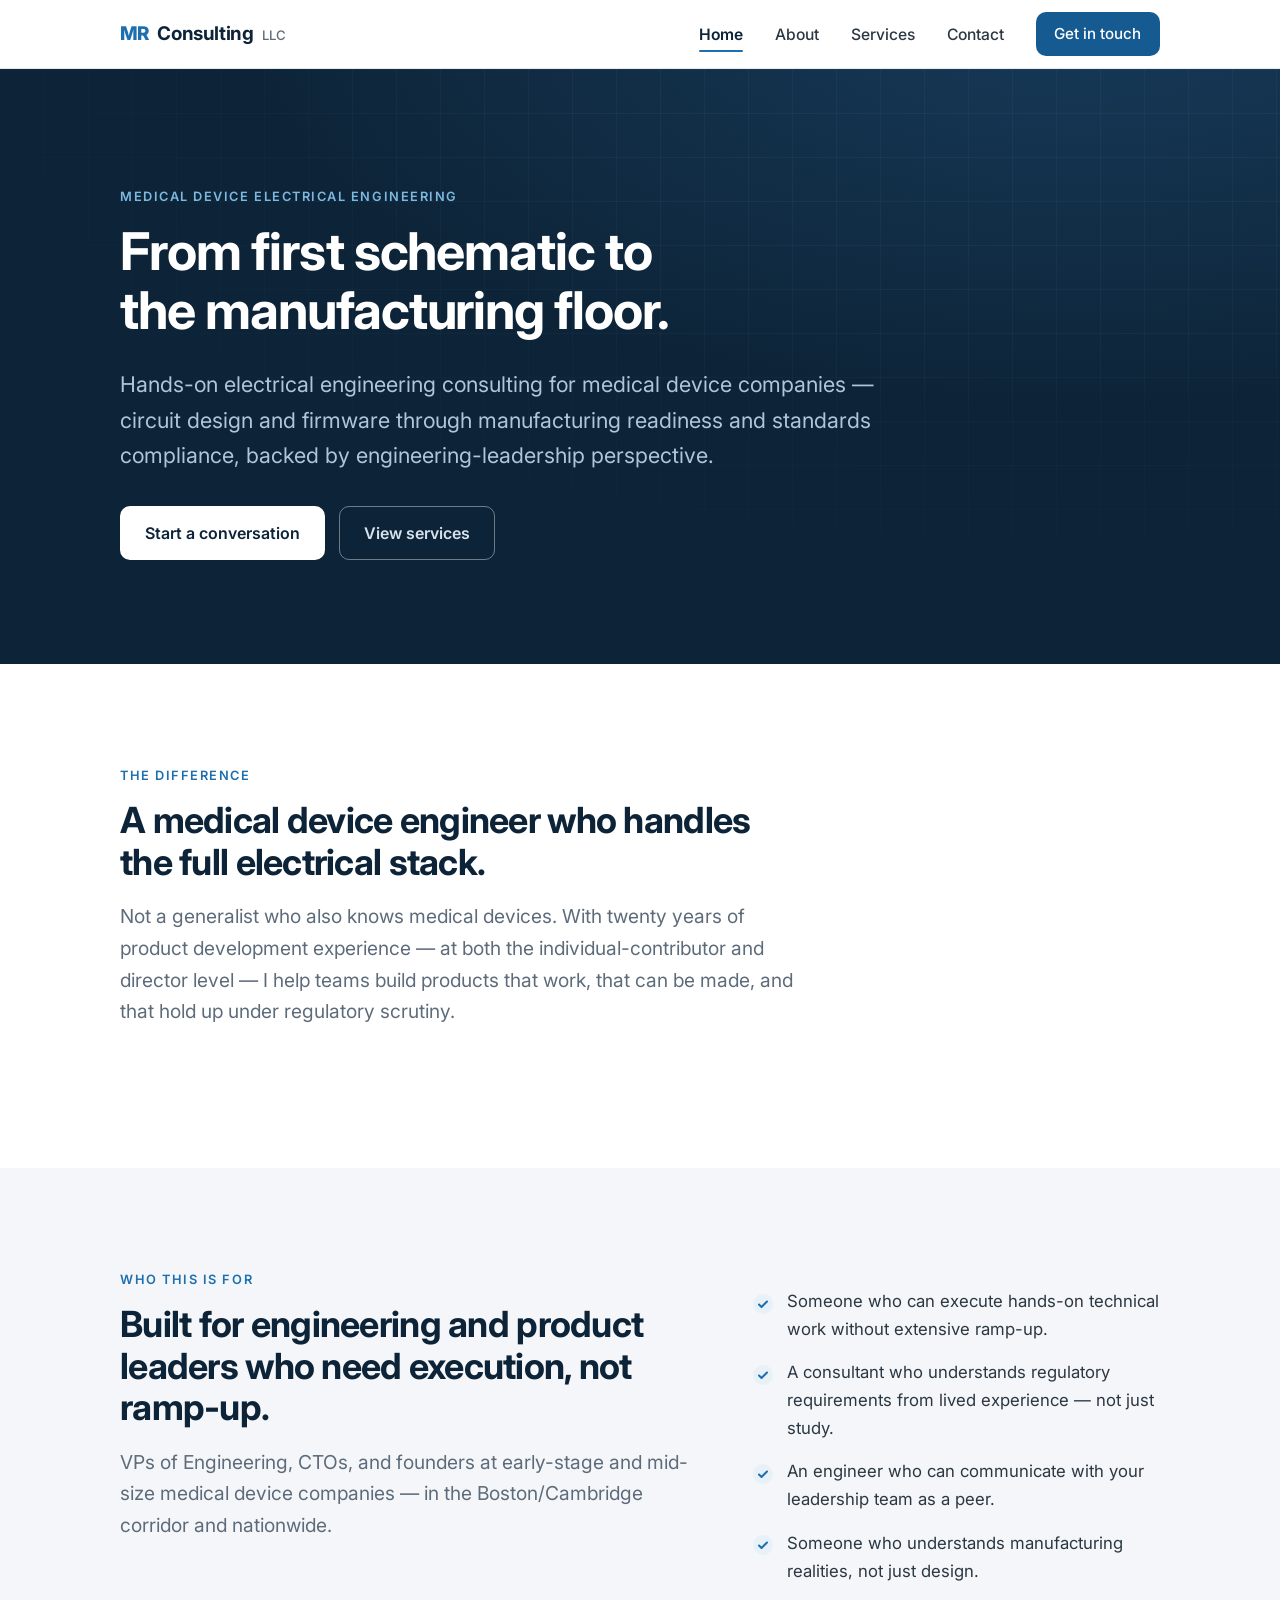
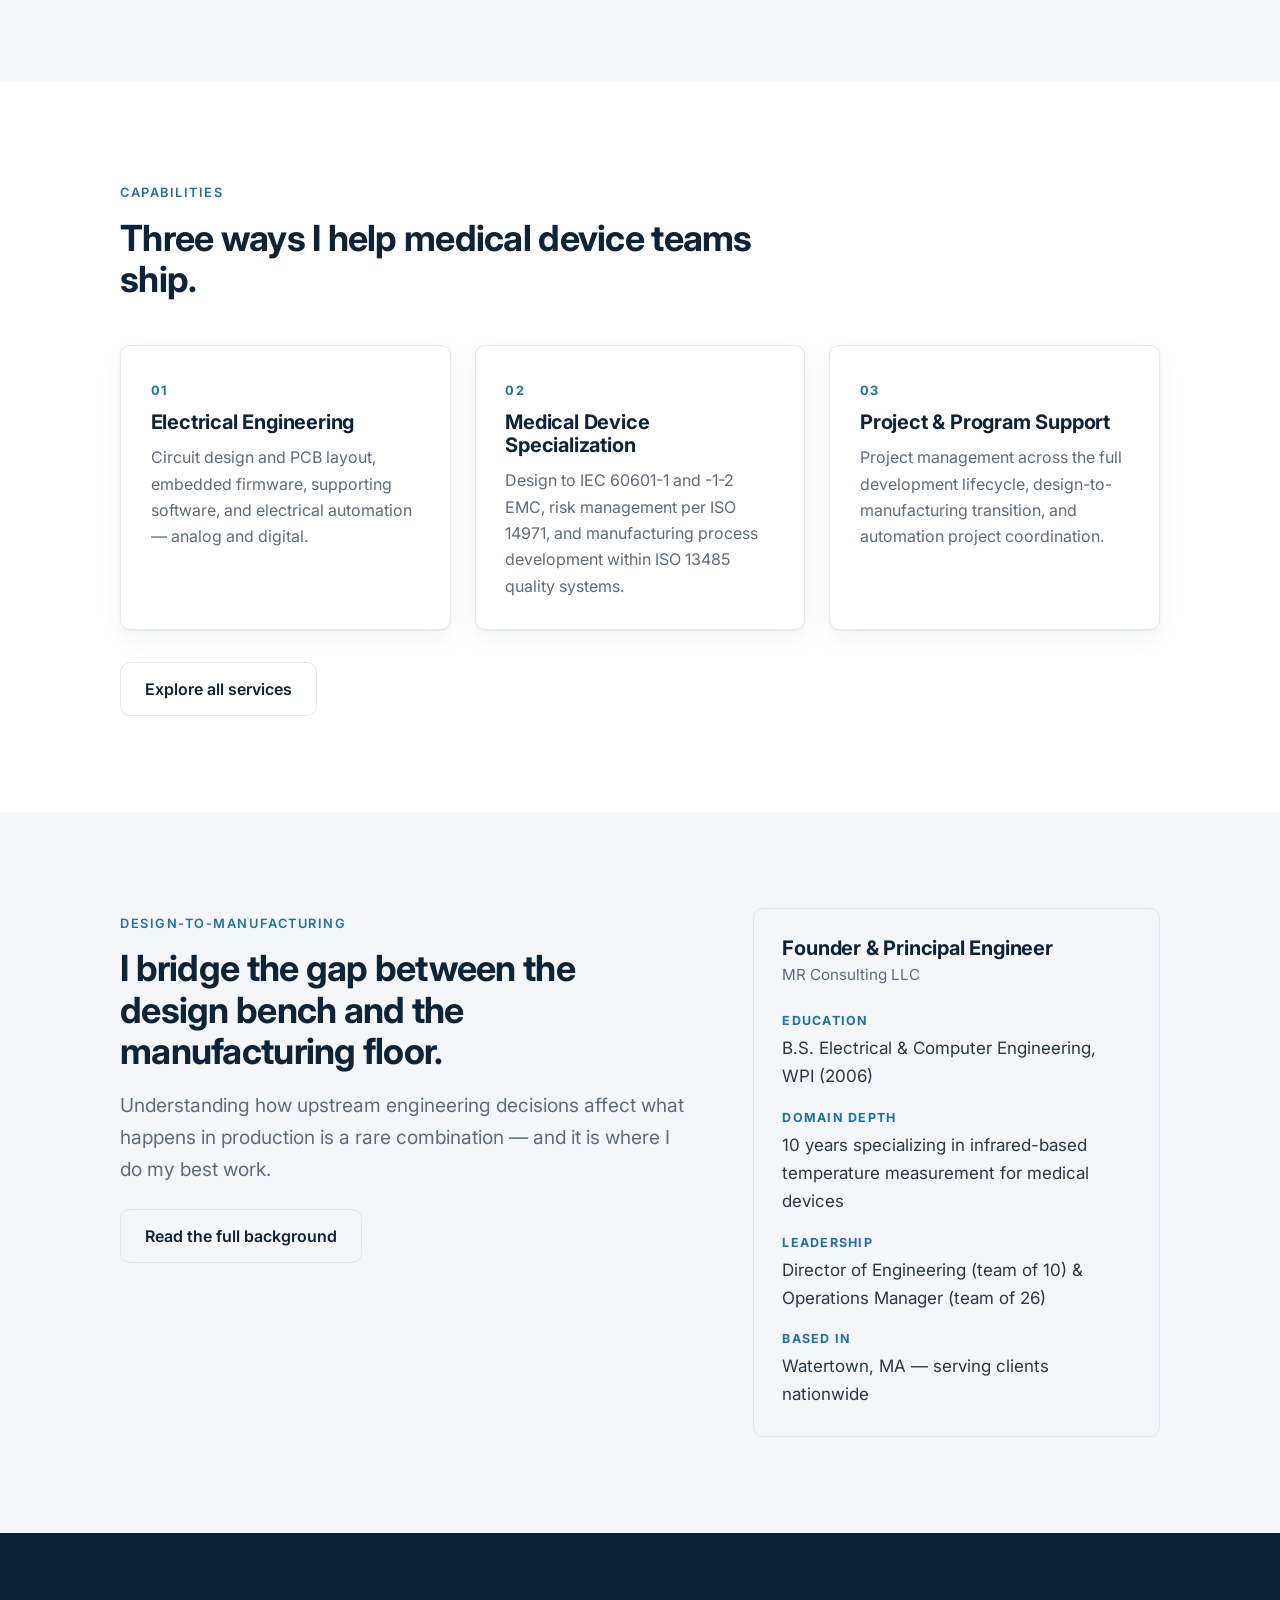
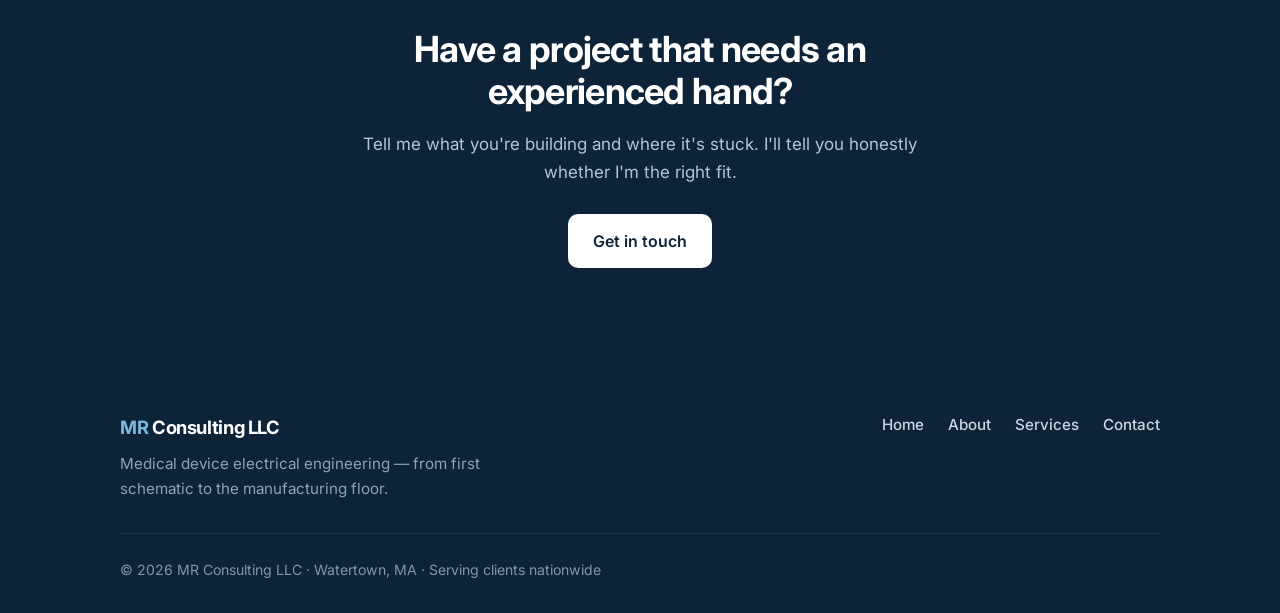
<file: index.html>
<!DOCTYPE html>
<html lang="en">
<head>
  <meta charset="UTF-8" />
  <meta name="viewport" content="width=device-width, initial-scale=1.0" />
  <title>Medical Device Electrical Engineering Consultant | Boston / Watertown, MA — MR Consulting LLC</title>
  <meta name="description" content="Hands-on electrical engineering consulting for medical device companies — circuit design, embedded firmware, IEC 60601 compliance, and design-to-manufacturing. Boston / Watertown, MA, serving clients nationwide." />
  <link rel="canonical" href="https://mrconsultingco.com/" />
  <meta property="og:type" content="website" />
  <meta property="og:site_name" content="MR Consulting LLC" />
  <meta property="og:title" content="Medical Device Electrical Engineering Consultant — MR Consulting LLC" />
  <meta property="og:description" content="Hands-on electrical engineering for medical device companies — circuit design and firmware through IEC 60601 compliance and manufacturing readiness. Boston / Watertown, MA." />
  <meta property="og:url" content="https://mrconsultingco.com/" />
  <meta property="og:image" content="https://mrconsultingco.com/og-image.png" />
  <meta property="og:image:width" content="1200" />
  <meta property="og:image:height" content="630" />
  <meta property="og:image:alt" content="MR Consulting LLC — Medical Device Electrical Engineering" />
  <meta name="twitter:card" content="summary_large_image" />
  <script type="application/ld+json">
  {
    "@context": "https://schema.org",
    "@type": "ProfessionalService",
    "name": "MR Consulting LLC",
    "description": "Medical device electrical engineering consulting — circuit design, embedded firmware, IEC 60601 compliance, and design-to-manufacturing.",
    "url": "https://mrconsultingco.com/",
    "email": "michael@mrconsultingco.com",
    "address": {
      "@type": "PostalAddress",
      "addressLocality": "Watertown",
      "addressRegion": "MA",
      "addressCountry": "US"
    },
    "areaServed": "US",
    "knowsAbout": [
      "IEC 60601-1",
      "IEC 60601-1-2 electromagnetic compatibility",
      "ISO 14971 risk management",
      "ISO 13485 quality systems",
      "Embedded firmware (C, Microchip PIC, AVR)",
      "Analog and mixed-signal circuit design",
      "Patient isolation for medical electrical devices",
      "PCB design and layout",
      "Infrared temperature measurement",
      "Design for Manufacturability"
    ]
  }
  </script>
  <link rel="preconnect" href="https://fonts.googleapis.com" />
  <link rel="preconnect" href="https://fonts.gstatic.com" crossorigin />
  <link href="https://fonts.googleapis.com/css2?family=Inter:wght@400;500;600;700;800&display=swap" rel="stylesheet" />
  <link rel="stylesheet" href="css/styles.css" />
  <link rel="icon" href="favicon.ico" sizes="48x48" />
  <link rel="icon" type="image/png" sizes="192x192" href="favicon-192.png" />
  <link rel="apple-touch-icon" href="apple-touch-icon.png" />
  <!-- Umami Cloud analytics -->
  <script defer src="https://cloud.umami.is/script.js" data-website-id="ed33d610-8fe4-4322-be44-9e553fc2a0b2"></script>
</head>
<body>
  <a class="skip-link" href="#main">Skip to content</a>

  <!-- ================= HEADER ================= -->
  <header class="site-header">
    <div class="container nav">
      <a class="brand" href="index.html" aria-label="MR Consulting LLC — home">
        <span class="brand-mark">MR</span>
        <span>Consulting</span>
        <span class="brand-sub">LLC</span>
      </a>
      <button class="nav-toggle" aria-label="Toggle navigation" aria-controls="nav-links" aria-expanded="false">
        <span></span><span></span><span></span>
      </button>
      <ul class="nav-links" id="nav-links">
        <li><a href="index.html" class="is-active">Home</a></li>
        <li><a href="about.html">About</a></li>
        <li><a href="services.html">Services</a></li>
        <li><a href="contact.html">Contact</a></li>
        <li class="btn-li"><a href="contact.html" class="btn btn--primary">Get in touch</a></li>
      </ul>
    </div>
  </header>

  <main id="main">
    <!-- ================= HERO ================= -->
    <section class="hero">
      <div class="container">
        <span class="eyebrow">Medical Device Electrical Engineering</span>
        <h1>From first schematic to the manufacturing floor.</h1>
        <p class="hero-lead">
          Hands-on electrical engineering consulting for medical device companies —
          circuit design and firmware through manufacturing readiness and standards
          compliance, backed by engineering-leadership perspective.
        </p>
        <div class="btn-row">
          <a href="contact.html" class="btn btn--light">Start a conversation</a>
          <a href="services.html" class="btn btn--ghost" style="color:#d6e2ee;border-color:rgba(255,255,255,.4)">View services</a>
        </div>
      </div>
    </section>

    <!-- ================= POSITIONING ================= -->
    <section class="section">
      <div class="container">
        <div class="section-head">
          <span class="eyebrow">The difference</span>
          <h2>A medical device engineer who handles the full electrical stack.</h2>
          <p class="lead">
            Not a generalist who also knows medical devices. With twenty years of
            product development experience — at both the individual-contributor and
            director level — I help teams build products that work, that can be made,
            and that hold up under regulatory scrutiny.
          </p>
        </div>
      </div>
    </section>

    <!-- ================= WHO THIS IS FOR ================= -->
    <section class="section section--cool">
      <div class="container split">
        <div>
          <span class="eyebrow">Who this is for</span>
          <h2>Built for engineering and product leaders who need execution, not ramp-up.</h2>
          <p class="lead">
            VPs of Engineering, CTOs, and founders at early-stage and mid-size medical
            device companies — in the Boston/Cambridge corridor and nationwide.
          </p>
        </div>
        <ul class="audience-list">
          <li>
            <span class="check" aria-hidden="true">
              <svg width="20" height="20" viewBox="0 0 20 20" fill="none"><circle cx="10" cy="10" r="10" fill="#e8f1f8"/><path d="M6 10.5l2.5 2.5L14 7.5" stroke="#1d6fae" stroke-width="2" stroke-linecap="round" stroke-linejoin="round"/></svg>
            </span>
            <span>Someone who can execute hands-on technical work without extensive ramp-up.</span>
          </li>
          <li>
            <span class="check" aria-hidden="true">
              <svg width="20" height="20" viewBox="0 0 20 20" fill="none"><circle cx="10" cy="10" r="10" fill="#e8f1f8"/><path d="M6 10.5l2.5 2.5L14 7.5" stroke="#1d6fae" stroke-width="2" stroke-linecap="round" stroke-linejoin="round"/></svg>
            </span>
            <span>A consultant who understands regulatory requirements from lived experience — not just study.</span>
          </li>
          <li>
            <span class="check" aria-hidden="true">
              <svg width="20" height="20" viewBox="0 0 20 20" fill="none"><circle cx="10" cy="10" r="10" fill="#e8f1f8"/><path d="M6 10.5l2.5 2.5L14 7.5" stroke="#1d6fae" stroke-width="2" stroke-linecap="round" stroke-linejoin="round"/></svg>
            </span>
            <span>An engineer who can communicate with your leadership team as a peer.</span>
          </li>
          <li>
            <span class="check" aria-hidden="true">
              <svg width="20" height="20" viewBox="0 0 20 20" fill="none"><circle cx="10" cy="10" r="10" fill="#e8f1f8"/><path d="M6 10.5l2.5 2.5L14 7.5" stroke="#1d6fae" stroke-width="2" stroke-linecap="round" stroke-linejoin="round"/></svg>
            </span>
            <span>Someone who understands manufacturing realities, not just design.</span>
          </li>
        </ul>
      </div>
    </section>

    <!-- ================= SERVICES PREVIEW ================= -->
    <section class="section">
      <div class="container">
        <div class="section-head">
          <span class="eyebrow">Capabilities</span>
          <h2>Three ways I help medical device teams ship.</h2>
        </div>
        <div class="grid grid-3">
          <article class="card">
            <span class="card-num">01</span>
            <h3>Electrical Engineering</h3>
            <p>Circuit design and PCB layout, embedded firmware, supporting software, and electrical automation — analog and digital.</p>
          </article>
          <article class="card">
            <span class="card-num">02</span>
            <h3>Medical Device Specialization</h3>
            <p>Design to IEC 60601-1 and -1-2 EMC, risk management per ISO 14971, and manufacturing process development within ISO 13485 quality systems.</p>
          </article>
          <article class="card">
            <span class="card-num">03</span>
            <h3>Project &amp; Program Support</h3>
            <p>Project management across the full development lifecycle, design-to-manufacturing transition, and automation project coordination.</p>
          </article>
        </div>
        <div class="btn-row" style="margin-top:2rem">
          <a href="services.html" class="btn btn--ghost">Explore all services</a>
        </div>
      </div>
    </section>

    <!-- ================= CREDIBILITY ================= -->
    <section class="section section--cool">
      <div class="container split">
        <div>
          <span class="eyebrow">Design-to-manufacturing</span>
          <h2>I bridge the gap between the design bench and the manufacturing floor.</h2>
          <p class="lead">
            Understanding how upstream engineering decisions affect what happens in
            production is a rare combination — and it is where I do my best work.
          </p>
          <div class="btn-row" style="margin-top:1.5rem">
            <a href="about.html" class="btn btn--ghost">Read the full background</a>
          </div>
        </div>
        <div class="facts">
          <h3 class="mt-0" style="margin-bottom:.15rem">Founder &amp; Principal Engineer</h3>
          <p style="color:var(--muted);font-size:.95rem;margin-bottom:1.5rem">MR Consulting LLC</p>
          <dl>
            <div>
              <dt>Education</dt>
              <dd>B.S. Electrical &amp; Computer Engineering, WPI (2006)</dd>
            </div>
            <div>
              <dt>Domain depth</dt>
              <dd>10 years specializing in infrared-based temperature measurement for medical devices</dd>
            </div>
            <div>
              <dt>Leadership</dt>
              <dd>Director of Engineering (team of 10) &amp; Operations Manager (team of 26)</dd>
            </div>
            <div>
              <dt>Based in</dt>
              <dd>Watertown, MA — serving clients nationwide</dd>
            </div>
          </dl>
        </div>
      </div>
    </section>

    <!-- ================= CTA BAND ================= -->
    <section class="section section--ink cta-band">
      <div class="container">
        <h2>Have a project that needs an experienced hand?</h2>
        <p>Tell me what you're building and where it's stuck. I'll tell you honestly whether I'm the right fit.</p>
        <div class="btn-row">
          <a href="contact.html" class="btn btn--light">Get in touch</a>
        </div>
      </div>
    </section>
  </main>

  <!-- ================= FOOTER ================= -->
  <footer class="site-footer">
    <div class="container">
      <div class="footer-top">
        <div>
          <div class="footer-brand"><span>MR</span> Consulting LLC</div>
          <p class="footer-tagline">Medical device electrical engineering — from first schematic to the manufacturing floor.</p>
        </div>
        <nav class="footer-nav" aria-label="Footer">
          <a href="index.html">Home</a>
          <a href="about.html">About</a>
          <a href="services.html">Services</a>
          <a href="contact.html">Contact</a>
        </nav>
      </div>
      <div class="footer-bottom">
        <span>&copy; <span id="year">2026</span> MR Consulting LLC · Watertown, MA · Serving clients nationwide</span>
      </div>
    </div>
  </footer>

  <script src="js/main.js"></script>
  <script>document.getElementById("year").textContent = new Date().getFullYear();</script>
</body>
</html>
</file>
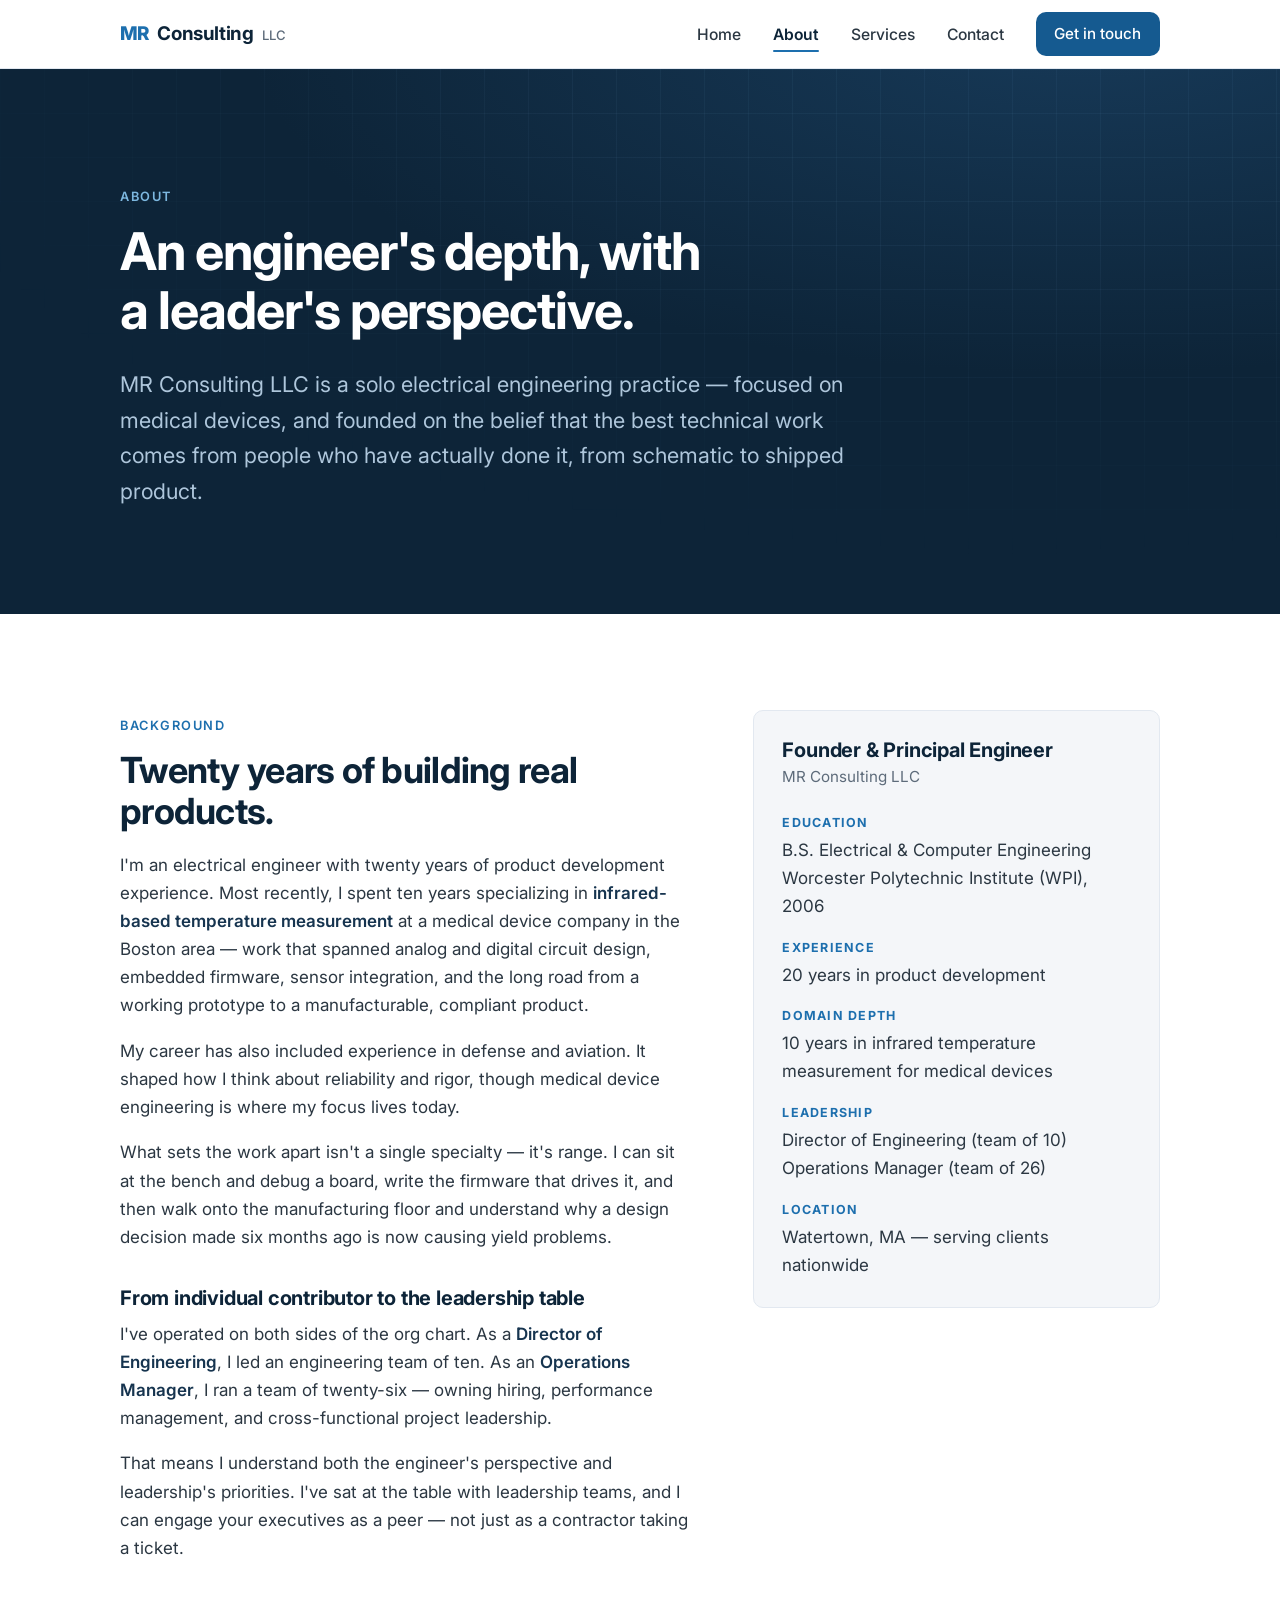
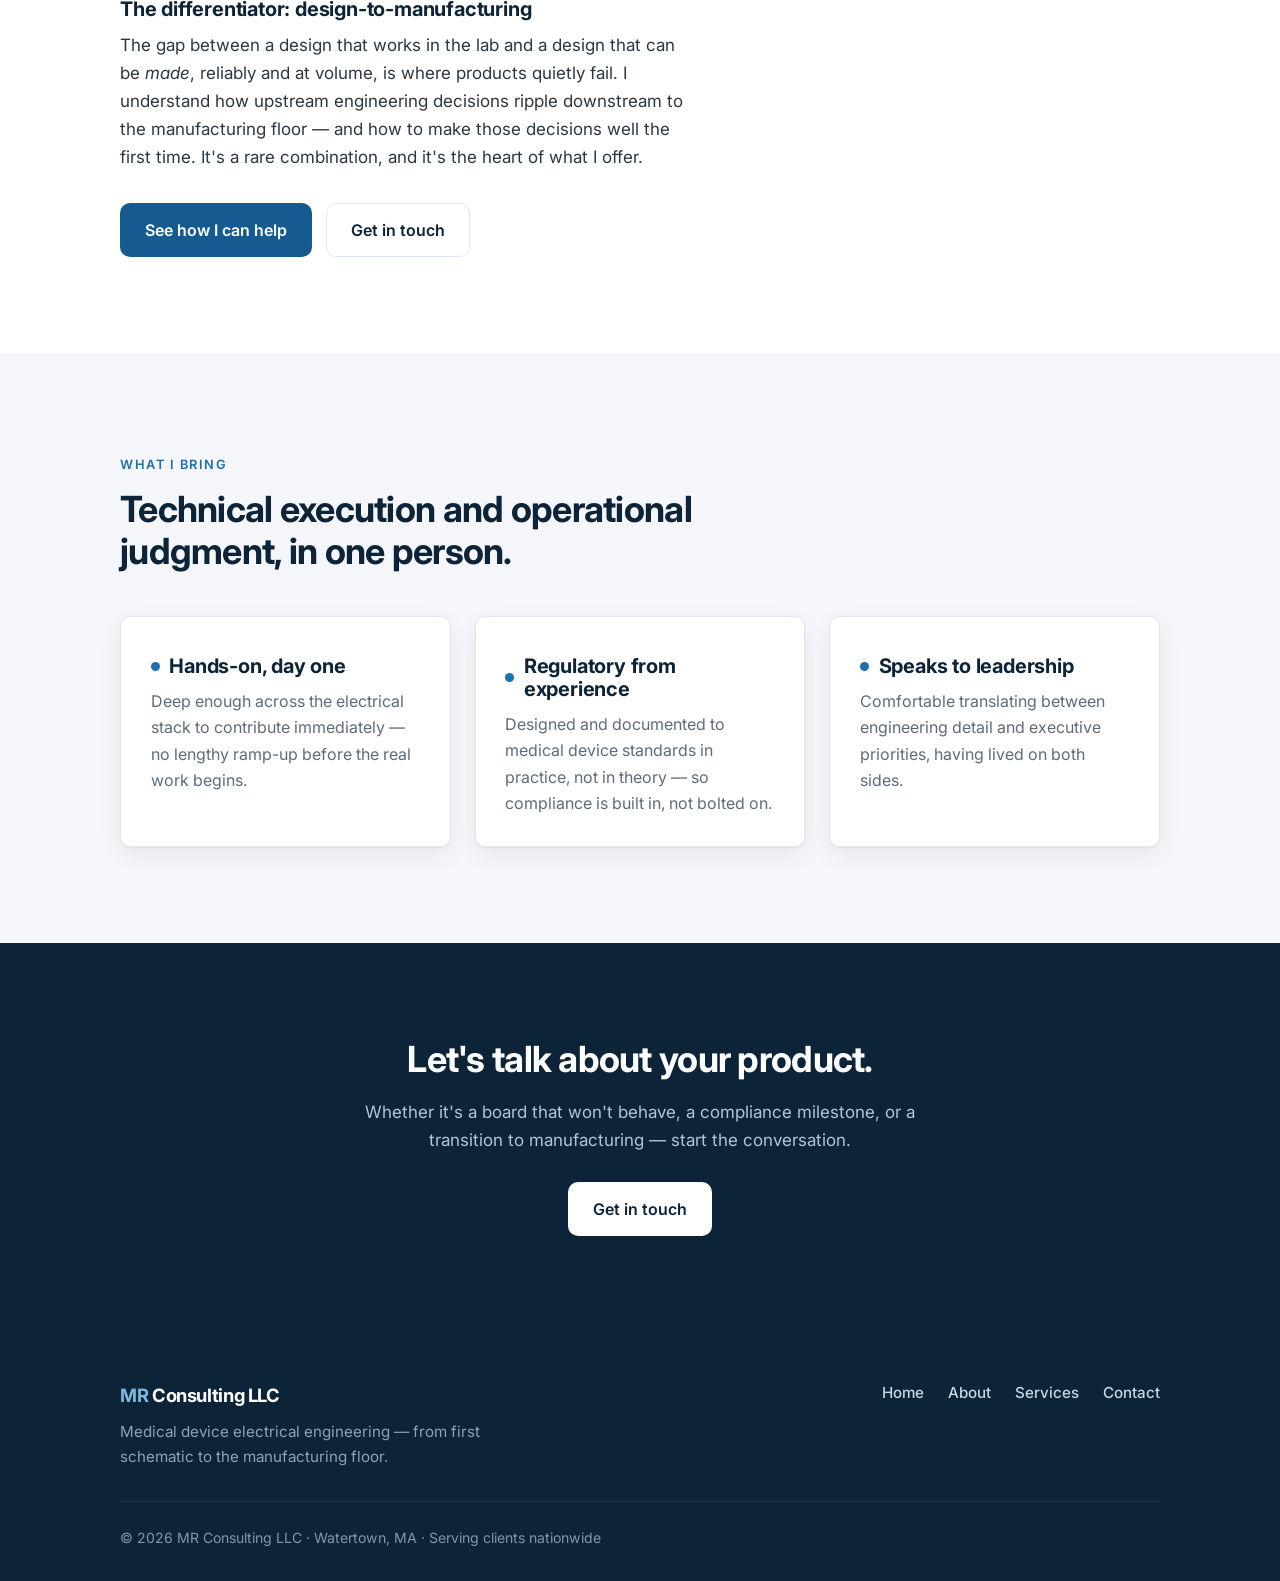
<file: about.html>
<!DOCTYPE html>
<html lang="en">
<head>
  <meta charset="UTF-8" />
  <meta name="viewport" content="width=device-width, initial-scale=1.0" />
  <title>About — Medical Device Electrical Engineer | MR Consulting LLC</title>
  <meta name="description" content="20 years of electrical engineering, with 10 years specializing in infrared temperature measurement for medical devices — plus director- and operations-level leadership. WPI BSEE, Watertown, MA." />
  <link rel="canonical" href="https://mrconsultingco.com/about.html" />
  <meta property="og:type" content="profile" />
  <meta property="og:site_name" content="MR Consulting LLC" />
  <meta property="og:title" content="About — Medical Device Electrical Engineer" />
  <meta property="og:description" content="20 years of electrical engineering, 10 years in infrared temperature measurement for medical devices, and director-level leadership. WPI BSEE." />
  <meta property="og:url" content="https://mrconsultingco.com/about.html" />
  <meta property="og:image" content="https://mrconsultingco.com/og-image.png" />
  <meta property="og:image:width" content="1200" />
  <meta property="og:image:height" content="630" />
  <meta property="og:image:alt" content="MR Consulting LLC — Medical Device Electrical Engineering" />
  <meta name="twitter:card" content="summary_large_image" />
  <script type="application/ld+json">
  {
    "@context": "https://schema.org",
    "@type": "Person",
    "jobTitle": "Founder & Principal Engineer",
    "worksFor": {
      "@type": "Organization",
      "name": "MR Consulting LLC"
    },
    "alumniOf": {
      "@type": "CollegeOrUniversity",
      "name": "Worcester Polytechnic Institute"
    },
    "address": {
      "@type": "PostalAddress",
      "addressLocality": "Watertown",
      "addressRegion": "MA",
      "addressCountry": "US"
    },
    "email": "michael@mrconsultingco.com",
    "url": "https://mrconsultingco.com/",
    "knowsAbout": [
      "Medical device electrical engineering",
      "IEC 60601-1 and IEC 60601-1-2 EMC",
      "ISO 14971 risk management",
      "ISO 13485 quality systems",
      "Embedded firmware (C, Microchip PIC, AVR)",
      "Infrared temperature measurement",
      "Design for Manufacturability"
    ]
  }
  </script>
  <link rel="preconnect" href="https://fonts.googleapis.com" />
  <link rel="preconnect" href="https://fonts.gstatic.com" crossorigin />
  <link href="https://fonts.googleapis.com/css2?family=Inter:wght@400;500;600;700;800&display=swap" rel="stylesheet" />
  <link rel="stylesheet" href="css/styles.css" />
  <link rel="icon" href="favicon.ico" sizes="48x48" />
  <link rel="icon" type="image/png" sizes="192x192" href="favicon-192.png" />
  <link rel="apple-touch-icon" href="apple-touch-icon.png" />
  <!-- Umami Cloud analytics -->
  <script defer src="https://cloud.umami.is/script.js" data-website-id="ed33d610-8fe4-4322-be44-9e553fc2a0b2"></script>
</head>
<body>
  <a class="skip-link" href="#main">Skip to content</a>

  <!-- ================= HEADER ================= -->
  <header class="site-header">
    <div class="container nav">
      <a class="brand" href="index.html" aria-label="MR Consulting LLC — home">
        <span class="brand-mark">MR</span>
        <span>Consulting</span>
        <span class="brand-sub">LLC</span>
      </a>
      <button class="nav-toggle" aria-label="Toggle navigation" aria-controls="nav-links" aria-expanded="false">
        <span></span><span></span><span></span>
      </button>
      <ul class="nav-links" id="nav-links">
        <li><a href="index.html">Home</a></li>
        <li><a href="about.html" class="is-active">About</a></li>
        <li><a href="services.html">Services</a></li>
        <li><a href="contact.html">Contact</a></li>
        <li class="btn-li"><a href="contact.html" class="btn btn--primary">Get in touch</a></li>
      </ul>
    </div>
  </header>

  <main id="main">
    <!-- ================= PAGE HERO ================= -->
    <section class="hero">
      <div class="container">
        <span class="eyebrow">About</span>
        <h1>An engineer's depth, with a leader's perspective.</h1>
        <p class="hero-lead">
          MR Consulting LLC is a solo electrical engineering practice — focused on medical
          devices, and founded on the belief that the best technical work comes from
          people who have actually done it, from schematic to shipped product.
        </p>
      </div>
    </section>

    <!-- ================= BIO ================= -->
    <section class="section">
      <div class="container split">
        <div>
          <span class="eyebrow">Background</span>
          <h2>Twenty years of building real products.</h2>
          <p>
            I'm an electrical engineer with twenty years of
            product development experience. Most recently, I spent ten years specializing in
            <strong>infrared-based temperature measurement</strong> at a medical device
            company in the Boston area — work that spanned analog and digital circuit
            design, embedded firmware, sensor integration, and the long road from a
            working prototype to a manufacturable, compliant product.
          </p>
          <p>
            My career has also included experience in defense and aviation. It shaped how
            I think about reliability and rigor, though medical device engineering is
            where my focus lives today.
          </p>
          <p>
            What sets the work apart isn't a single specialty — it's range. I can sit at
            the bench and debug a board, write the firmware that drives it, and then walk
            onto the manufacturing floor and understand why a design decision made six
            months ago is now causing yield problems.
          </p>

          <h3 style="margin-top:2.25rem">From individual contributor to the leadership table</h3>
          <p>
            I've operated on both sides of the org chart. As a
            <strong>Director of Engineering</strong>, I led an engineering team of ten.
            As an <strong>Operations Manager</strong>, I ran a team of twenty-six —
            owning hiring, performance management, and cross-functional project
            leadership.
          </p>
          <p>
            That means I understand both the engineer's perspective and leadership's
            priorities. I've sat at the table with leadership teams, and I can engage your
            executives as a peer — not just as a contractor taking a ticket.
          </p>

          <h3 style="margin-top:2.25rem">The differentiator: design-to-manufacturing</h3>
          <p>
            The gap between a design that works in the lab and a design that can be
            <em>made</em>, reliably and at volume, is where products quietly fail. I
            understand how upstream engineering decisions ripple downstream to the
            manufacturing floor — and how to make those decisions well the first time.
            It's a rare combination, and it's the heart of what I offer.
          </p>

          <div class="btn-row" style="margin-top:2rem">
            <a href="services.html" class="btn btn--primary">See how I can help</a>
            <a href="contact.html" class="btn btn--ghost">Get in touch</a>
          </div>
        </div>

        <aside class="facts" aria-label="At a glance">
          <h3 class="mt-0" style="margin-bottom:.15rem">Founder &amp; Principal Engineer</h3>
          <p style="color:var(--muted);font-size:.95rem;margin-bottom:1.5rem">MR Consulting LLC</p>
          <dl>
            <div>
              <dt>Education</dt>
              <dd>B.S. Electrical &amp; Computer Engineering<br />Worcester Polytechnic Institute (WPI), 2006</dd>
            </div>
            <div>
              <dt>Experience</dt>
              <dd>20 years in product development</dd>
            </div>
            <div>
              <dt>Domain depth</dt>
              <dd>10 years in infrared temperature measurement for medical devices</dd>
            </div>
            <div>
              <dt>Leadership</dt>
              <dd>Director of Engineering (team of 10)<br />Operations Manager (team of 26)</dd>
            </div>
            <div>
              <dt>Location</dt>
              <dd>Watertown, MA — serving clients nationwide</dd>
            </div>
          </dl>
        </aside>
      </div>
    </section>

    <!-- ================= LEADERSHIP STRENGTHS ================= -->
    <section class="section section--cool">
      <div class="container">
        <div class="section-head">
          <span class="eyebrow">What I bring</span>
          <h2>Technical execution and operational judgment, in one person.</h2>
        </div>
        <div class="grid grid-3">
          <article class="card feature">
            <h3><span class="dot" aria-hidden="true"></span>Hands-on, day one</h3>
            <p>Deep enough across the electrical stack to contribute immediately — no lengthy ramp-up before the real work begins.</p>
          </article>
          <article class="card feature">
            <h3><span class="dot" aria-hidden="true"></span>Regulatory from experience</h3>
            <p>Designed and documented to medical device standards in practice, not in theory — so compliance is built in, not bolted on.</p>
          </article>
          <article class="card feature">
            <h3><span class="dot" aria-hidden="true"></span>Speaks to leadership</h3>
            <p>Comfortable translating between engineering detail and executive priorities, having lived on both sides.</p>
          </article>
        </div>
      </div>
    </section>

    <!-- ================= CTA BAND ================= -->
    <section class="section section--ink cta-band">
      <div class="container">
        <h2>Let's talk about your product.</h2>
        <p>Whether it's a board that won't behave, a compliance milestone, or a transition to manufacturing — start the conversation.</p>
        <div class="btn-row">
          <a href="contact.html" class="btn btn--light">Get in touch</a>
        </div>
      </div>
    </section>
  </main>

  <!-- ================= FOOTER ================= -->
  <footer class="site-footer">
    <div class="container">
      <div class="footer-top">
        <div>
          <div class="footer-brand"><span>MR</span> Consulting LLC</div>
          <p class="footer-tagline">Medical device electrical engineering — from first schematic to the manufacturing floor.</p>
        </div>
        <nav class="footer-nav" aria-label="Footer">
          <a href="index.html">Home</a>
          <a href="about.html">About</a>
          <a href="services.html">Services</a>
          <a href="contact.html">Contact</a>
        </nav>
      </div>
      <div class="footer-bottom">
        <span>&copy; <span id="year">2026</span> MR Consulting LLC · Watertown, MA · Serving clients nationwide</span>
      </div>
    </div>
  </footer>

  <script src="js/main.js"></script>
  <script>document.getElementById("year").textContent = new Date().getFullYear();</script>
</body>
</html>
</file>
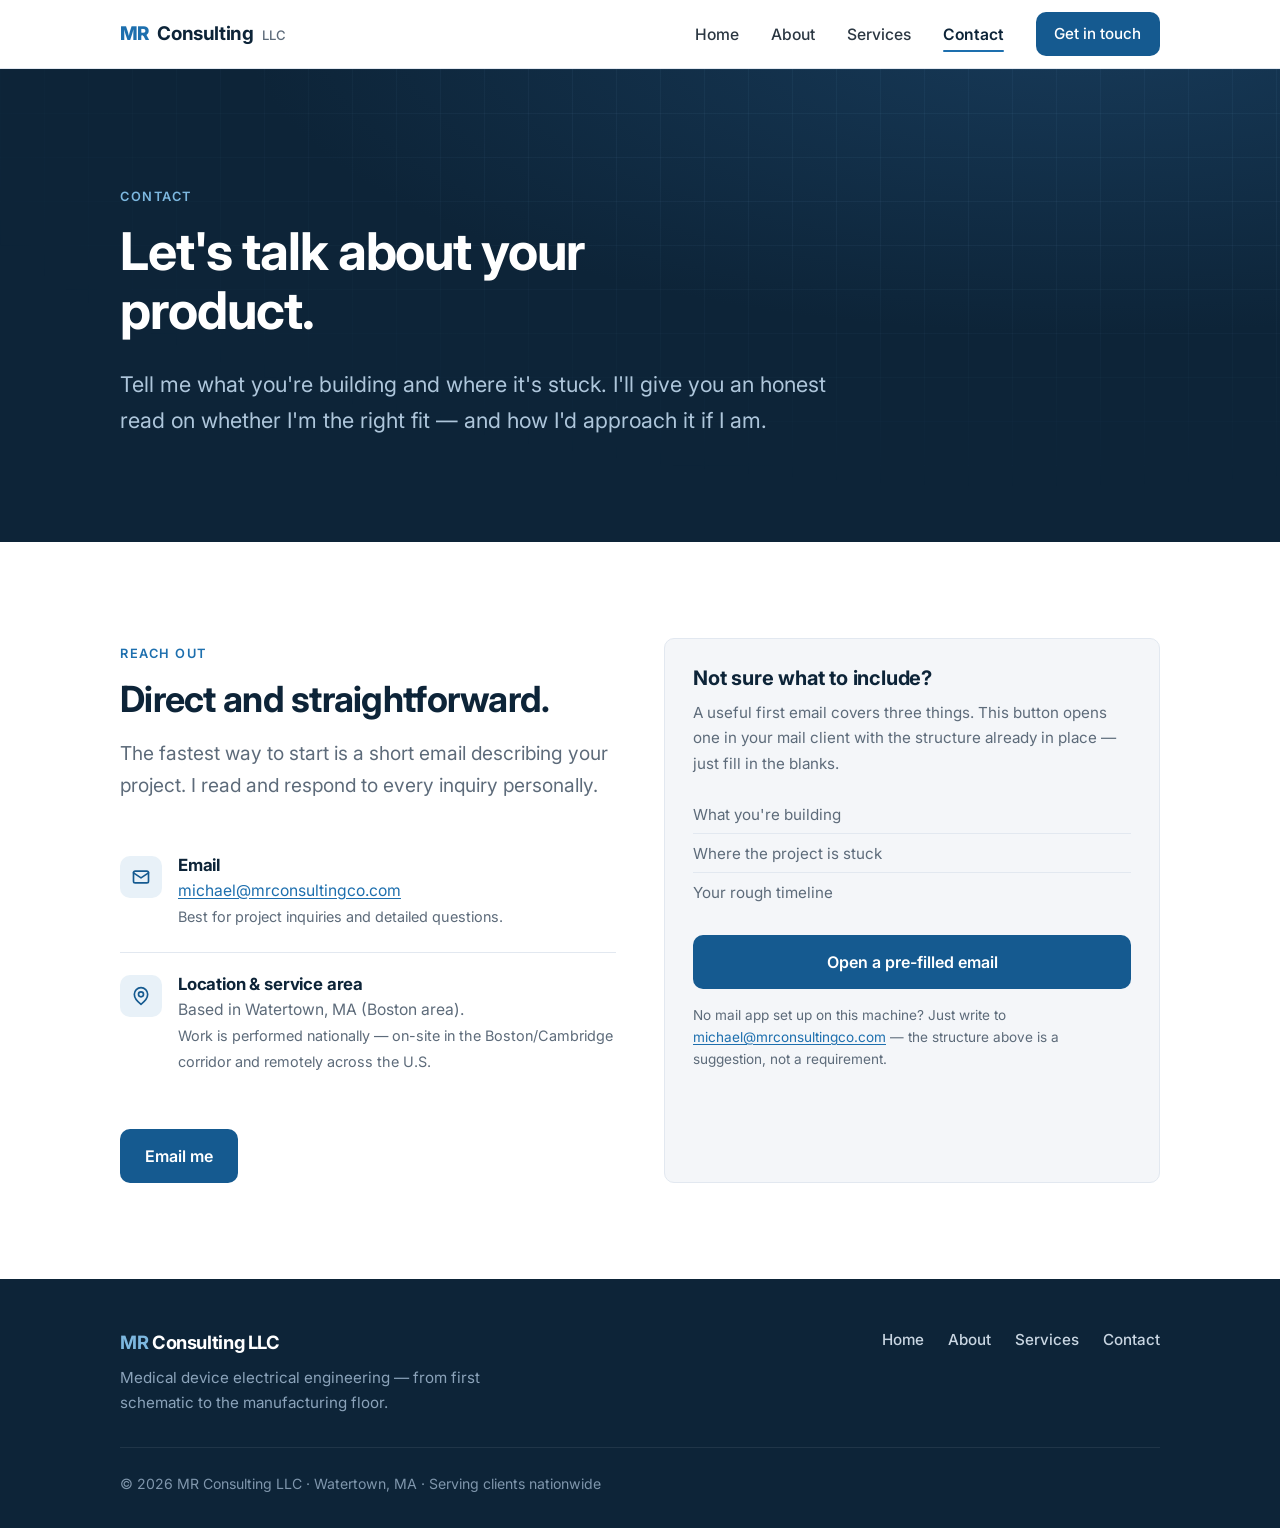
<file: contact.html>
<!DOCTYPE html>
<html lang="en">
<head>
  <meta charset="UTF-8" />
  <meta name="viewport" content="width=device-width, initial-scale=1.0" />
  <title>Contact a Medical Device Engineering Consultant — Boston, MA | MR Consulting LLC</title>
  <meta name="description" content="Contact MR Consulting LLC — medical device electrical engineering consulting in Watertown, MA (Boston area), serving clients nationwide. Email michael@mrconsultingco.com." />
  <link rel="canonical" href="https://mrconsultingco.com/contact.html" />
  <meta property="og:type" content="website" />
  <meta property="og:site_name" content="MR Consulting LLC" />
  <meta property="og:title" content="Contact — MR Consulting LLC" />
  <meta property="og:description" content="Medical device electrical engineering consulting in Watertown, MA, serving clients nationwide. Start a conversation about your product." />
  <meta property="og:url" content="https://mrconsultingco.com/contact.html" />
  <meta property="og:image" content="https://mrconsultingco.com/og-image.png" />
  <meta property="og:image:width" content="1200" />
  <meta property="og:image:height" content="630" />
  <meta property="og:image:alt" content="MR Consulting LLC — Medical Device Electrical Engineering" />
  <meta name="twitter:card" content="summary_large_image" />
  <script type="application/ld+json">
  {
    "@context": "https://schema.org",
    "@type": "ContactPage",
    "url": "https://mrconsultingco.com/contact.html",
    "mainEntity": {
      "@type": "ProfessionalService",
      "name": "MR Consulting LLC",
      "email": "michael@mrconsultingco.com",
      "areaServed": "US",
      "address": {
        "@type": "PostalAddress",
        "addressLocality": "Watertown",
        "addressRegion": "MA",
        "addressCountry": "US"
      }
    }
  }
  </script>
  <link rel="preconnect" href="https://fonts.googleapis.com" />
  <link rel="preconnect" href="https://fonts.gstatic.com" crossorigin />
  <link href="https://fonts.googleapis.com/css2?family=Inter:wght@400;500;600;700;800&display=swap" rel="stylesheet" />
  <link rel="stylesheet" href="css/styles.css" />
  <link rel="icon" href="favicon.ico" sizes="48x48" />
  <link rel="icon" type="image/png" sizes="192x192" href="favicon-192.png" />
  <link rel="apple-touch-icon" href="apple-touch-icon.png" />
  <!-- Umami Cloud analytics -->
  <script defer src="https://cloud.umami.is/script.js" data-website-id="ed33d610-8fe4-4322-be44-9e553fc2a0b2"></script>
</head>
<body>
  <a class="skip-link" href="#main">Skip to content</a>

  <!-- ================= HEADER ================= -->
  <header class="site-header">
    <div class="container nav">
      <a class="brand" href="index.html" aria-label="MR Consulting LLC — home">
        <span class="brand-mark">MR</span>
        <span>Consulting</span>
        <span class="brand-sub">LLC</span>
      </a>
      <button class="nav-toggle" aria-label="Toggle navigation" aria-controls="nav-links" aria-expanded="false">
        <span></span><span></span><span></span>
      </button>
      <ul class="nav-links" id="nav-links">
        <li><a href="index.html">Home</a></li>
        <li><a href="about.html">About</a></li>
        <li><a href="services.html">Services</a></li>
        <li><a href="contact.html" class="is-active">Contact</a></li>
        <li class="btn-li"><a href="contact.html" class="btn btn--primary">Get in touch</a></li>
      </ul>
    </div>
  </header>

  <main id="main">
    <!-- ================= PAGE HERO ================= -->
    <section class="hero">
      <div class="container">
        <span class="eyebrow">Contact</span>
        <h1>Let's talk about your product.</h1>
        <p class="hero-lead">
          Tell me what you're building and where it's stuck. I'll give you an honest read
          on whether I'm the right fit — and how I'd approach it if I am.
        </p>
      </div>
    </section>

    <!-- ================= CONTACT METHODS ================= -->
    <section class="section">
      <div class="container contact-grid">
        <div>
          <span class="eyebrow">Reach out</span>
          <h2>Direct and straightforward.</h2>
          <p class="lead" style="margin-bottom:2rem">
            The fastest way to start is a short email describing your project. I read
            and respond to every inquiry personally.
          </p>

          <div class="contact-method">
            <span class="ic" aria-hidden="true">
              <svg width="20" height="20" viewBox="0 0 24 24" fill="none" stroke="currentColor" stroke-width="2" stroke-linecap="round" stroke-linejoin="round"><rect x="3" y="5" width="18" height="14" rx="2"/><path d="m3 7 9 6 9-6"/></svg>
            </span>
            <div>
              <h3>Email</h3>
              <p>
                <a href="mailto:michael@mrconsultingco.com">michael@mrconsultingco.com</a><br />
                <span style="font-size:.9rem">Best for project inquiries and detailed questions.</span>
              </p>
            </div>
          </div>

          <div class="contact-method">
            <span class="ic" aria-hidden="true">
              <svg width="20" height="20" viewBox="0 0 24 24" fill="none" stroke="currentColor" stroke-width="2" stroke-linecap="round" stroke-linejoin="round"><path d="M20 10c0 6-8 12-8 12s-8-6-8-12a8 8 0 0 1 16 0Z"/><circle cx="12" cy="10" r="3"/></svg>
            </span>
            <div>
              <h3>Location &amp; service area</h3>
              <p>
                Based in Watertown, MA (Boston area).<br />
                <span style="font-size:.9rem">Work is performed nationally — on-site in the Boston/Cambridge corridor and remotely across the U.S.</span>
              </p>
            </div>
          </div>

          <div class="btn-row" style="margin-top:2rem">
            <a href="mailto:michael@mrconsultingco.com" class="btn btn--primary">Email me</a>
          </div>
        </div>

        <aside class="facts" aria-label="Email template">
          <h3 class="mt-0">Not sure what to include?</h3>
          <p style="color:var(--muted);font-size:.95rem;margin-bottom:1.25rem">
            A useful first email covers three things. This button opens one in your
            mail client with the structure already in place — just fill in the blanks.
          </p>
          <ul style="list-style:none;padding:0;margin:0 0 1.5rem;color:var(--muted);font-size:.95rem">
            <li style="padding:.4rem 0;border-bottom:1px solid var(--line)">What you're building</li>
            <li style="padding:.4rem 0;border-bottom:1px solid var(--line)">Where the project is stuck</li>
            <li style="padding:.4rem 0">Your rough timeline</li>
          </ul>
          <a href="mailto:michael@mrconsultingco.com?subject=Project%20inquiry&amp;body=What%20we're%20building%3A%20%0D%0A%0D%0AWhere%20it's%20stuck%3A%20%0D%0A%0D%0ARough%20timeline%3A%20%0D%0A%0D%0ACompany%3A%20"
             class="btn btn--primary" style="width:100%;justify-content:center">Open a pre-filled email</a>
          <p style="color:var(--muted);font-size:.85rem;margin:.9rem 0 0">
            No mail app set up on this machine? Just write to
            <a href="mailto:michael@mrconsultingco.com">michael@mrconsultingco.com</a> —
            the structure above is a suggestion, not a requirement.
          </p>
        </aside>
      </div>
    </section>
  </main>

  <!-- ================= FOOTER ================= -->
  <footer class="site-footer">
    <div class="container">
      <div class="footer-top">
        <div>
          <div class="footer-brand"><span>MR</span> Consulting LLC</div>
          <p class="footer-tagline">Medical device electrical engineering — from first schematic to the manufacturing floor.</p>
        </div>
        <nav class="footer-nav" aria-label="Footer">
          <a href="index.html">Home</a>
          <a href="about.html">About</a>
          <a href="services.html">Services</a>
          <a href="contact.html">Contact</a>
        </nav>
      </div>
      <div class="footer-bottom">
        <span>&copy; <span id="year">2026</span> MR Consulting LLC · Watertown, MA · Serving clients nationwide</span>
      </div>
    </div>
  </footer>

  <script src="js/main.js"></script>
  <script>document.getElementById("year").textContent = new Date().getFullYear();</script>
</body>
</html>
</file>
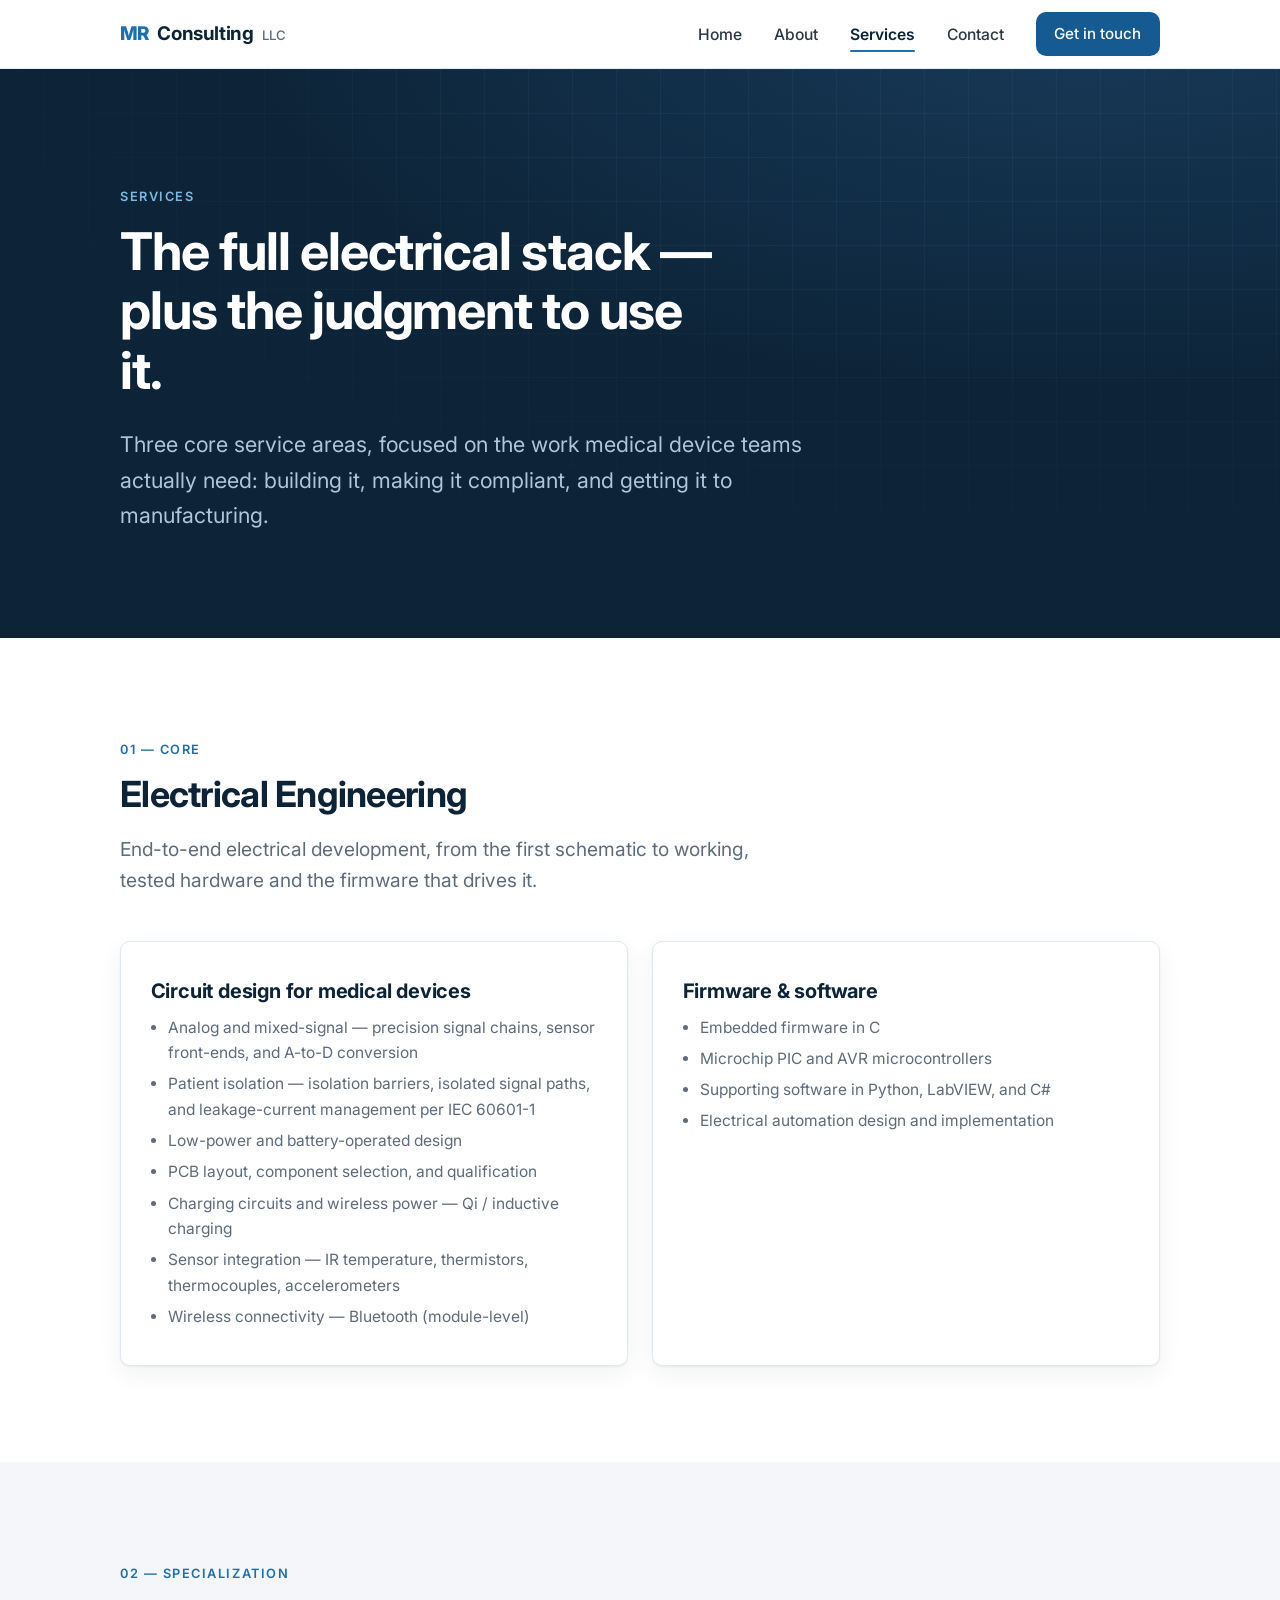
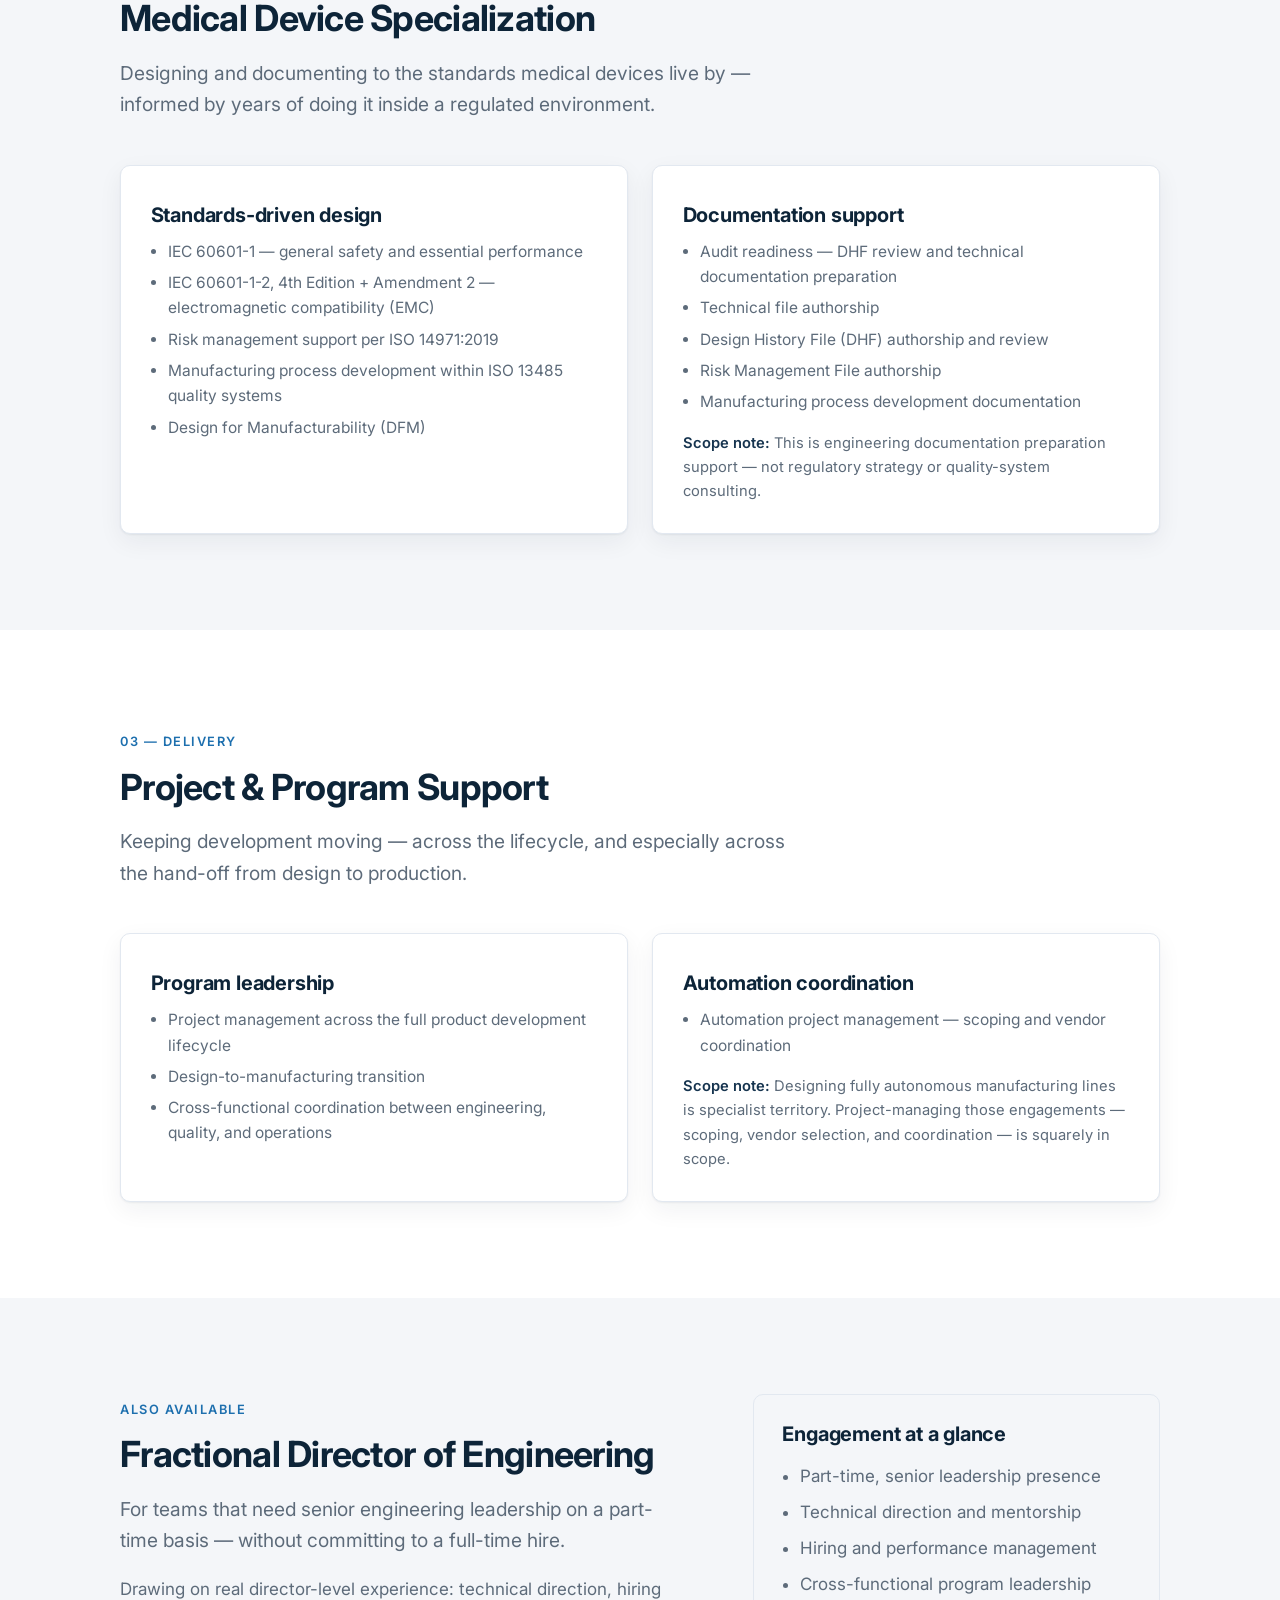
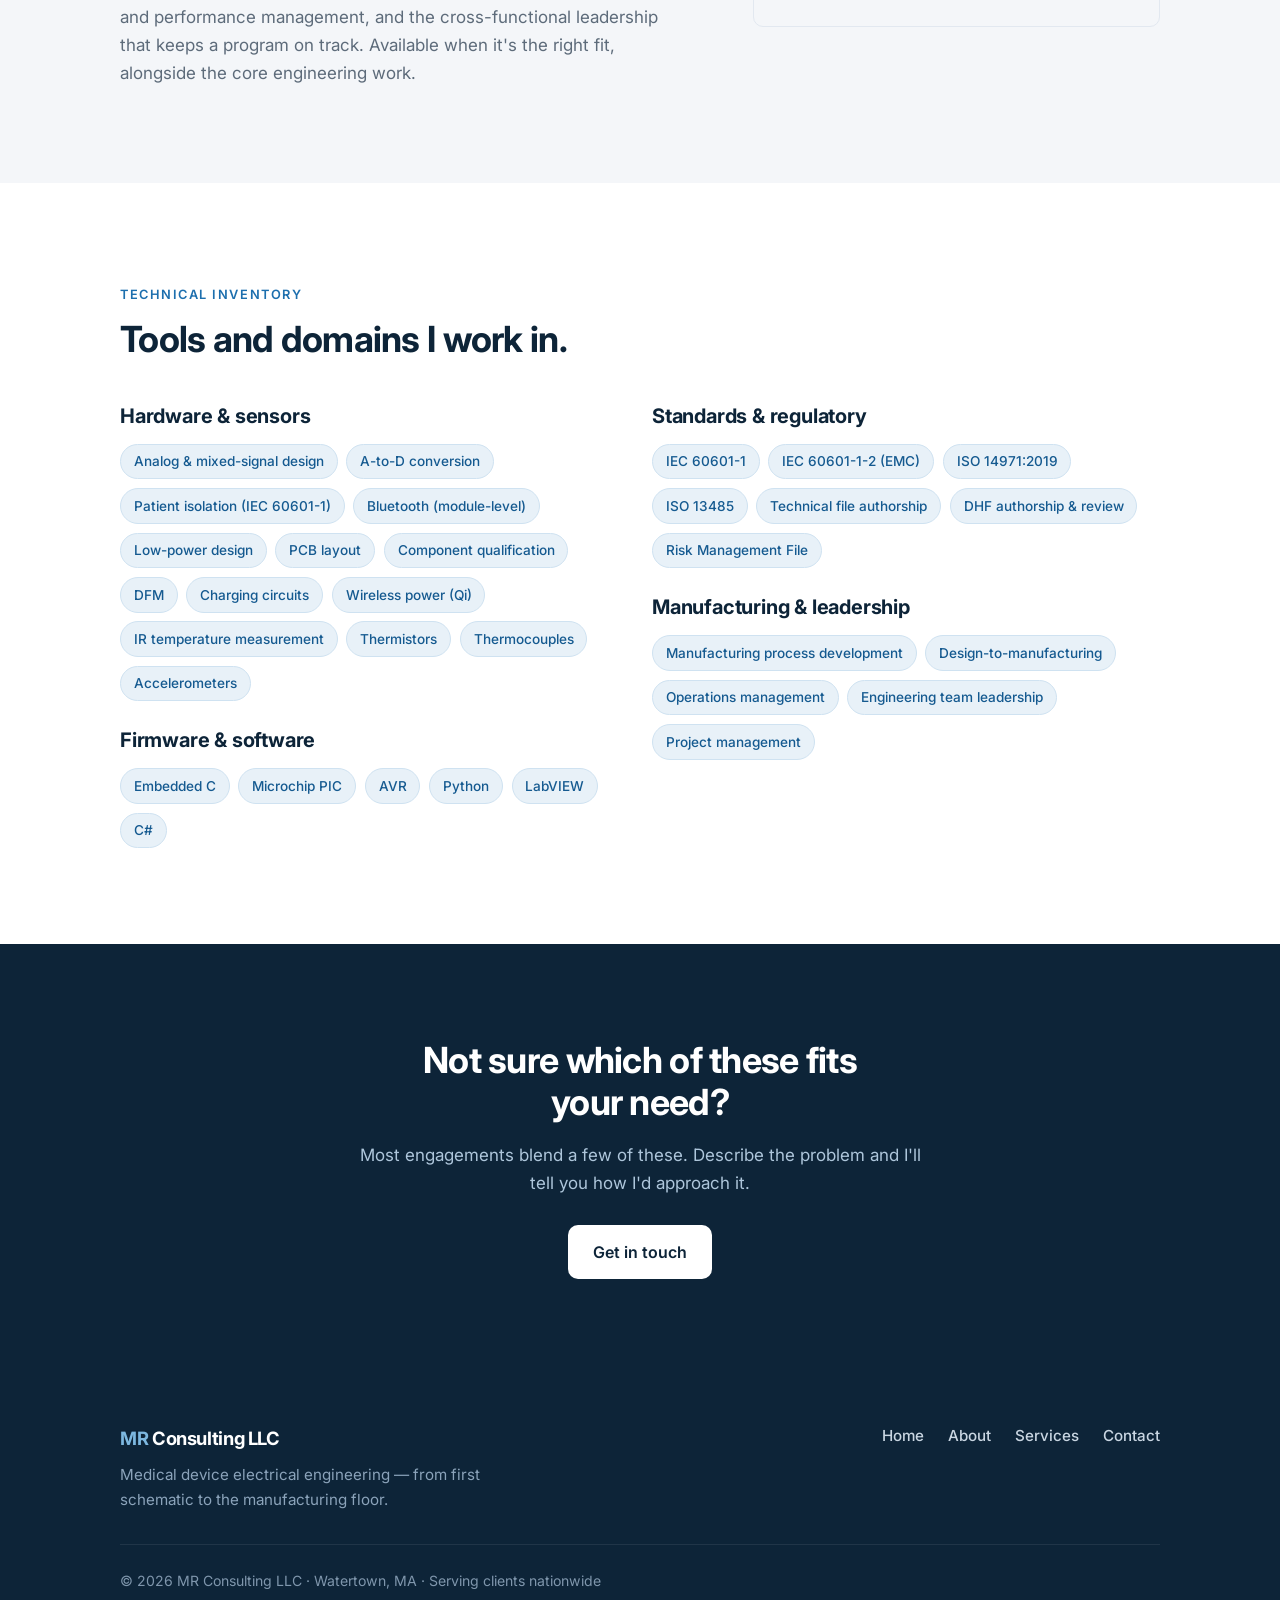
<file: services.html>
<!DOCTYPE html>
<html lang="en">
<head>
  <meta charset="UTF-8" />
  <meta name="viewport" content="width=device-width, initial-scale=1.0" />
  <title>Medical Device EE Services: IEC 60601, Firmware, DFM | MR Consulting LLC</title>
  <meta name="description" content="Electrical engineering, medical device standards (IEC 60601-1, 60601-1-2 EMC, ISO 14971, ISO 13485), and project & program support — circuit design and embedded firmware through manufacturing readiness and DFM." />
  <link rel="canonical" href="https://mrconsultingco.com/services.html" />
  <meta property="og:type" content="website" />
  <meta property="og:site_name" content="MR Consulting LLC" />
  <meta property="og:title" content="Medical Device Electrical Engineering Services — MR Consulting LLC" />
  <meta property="og:description" content="Circuit design and firmware, IEC 60601 compliance, ISO 14971 risk management, DFM, and design-to-manufacturing for medical device companies." />
  <meta property="og:url" content="https://mrconsultingco.com/services.html" />
  <meta property="og:image" content="https://mrconsultingco.com/og-image.png" />
  <meta property="og:image:width" content="1200" />
  <meta property="og:image:height" content="630" />
  <meta property="og:image:alt" content="MR Consulting LLC — Medical Device Electrical Engineering" />
  <meta name="twitter:card" content="summary_large_image" />
  <script type="application/ld+json">
  {
    "@context": "https://schema.org",
    "@type": "ProfessionalService",
    "name": "MR Consulting LLC",
    "url": "https://mrconsultingco.com/services.html",
    "email": "michael@mrconsultingco.com",
    "areaServed": "US",
    "address": {
      "@type": "PostalAddress",
      "addressLocality": "Watertown",
      "addressRegion": "MA",
      "addressCountry": "US"
    },
    "hasOfferCatalog": {
      "@type": "OfferCatalog",
      "name": "Medical Device Engineering Services",
      "itemListElement": [
        { "@type": "Offer", "itemOffered": { "@type": "Service", "name": "Electrical Engineering", "description": "Circuit design and PCB layout, embedded firmware (C, PIC, AVR), supporting software, and electrical automation." } },
        { "@type": "Offer", "itemOffered": { "@type": "Service", "name": "Medical Device Specialization", "description": "Design to IEC 60601-1 and -1-2 EMC, ISO 14971 risk management, ISO 13485 manufacturing process development, DFM, and technical documentation." } },
        { "@type": "Offer", "itemOffered": { "@type": "Service", "name": "Project & Program Support", "description": "Project management across the development lifecycle, design-to-manufacturing transition, and automation project coordination." } }
      ]
    }
  }
  </script>
  <link rel="preconnect" href="https://fonts.googleapis.com" />
  <link rel="preconnect" href="https://fonts.gstatic.com" crossorigin />
  <link href="https://fonts.googleapis.com/css2?family=Inter:wght@400;500;600;700;800&display=swap" rel="stylesheet" />
  <link rel="stylesheet" href="css/styles.css" />
  <link rel="icon" href="favicon.ico" sizes="48x48" />
  <link rel="icon" type="image/png" sizes="192x192" href="favicon-192.png" />
  <link rel="apple-touch-icon" href="apple-touch-icon.png" />
  <!-- Umami Cloud analytics -->
  <script defer src="https://cloud.umami.is/script.js" data-website-id="ed33d610-8fe4-4322-be44-9e553fc2a0b2"></script>
</head>
<body>
  <a class="skip-link" href="#main">Skip to content</a>

  <!-- ================= HEADER ================= -->
  <header class="site-header">
    <div class="container nav">
      <a class="brand" href="index.html" aria-label="MR Consulting LLC — home">
        <span class="brand-mark">MR</span>
        <span>Consulting</span>
        <span class="brand-sub">LLC</span>
      </a>
      <button class="nav-toggle" aria-label="Toggle navigation" aria-controls="nav-links" aria-expanded="false">
        <span></span><span></span><span></span>
      </button>
      <ul class="nav-links" id="nav-links">
        <li><a href="index.html">Home</a></li>
        <li><a href="about.html">About</a></li>
        <li><a href="services.html" class="is-active">Services</a></li>
        <li><a href="contact.html">Contact</a></li>
        <li class="btn-li"><a href="contact.html" class="btn btn--primary">Get in touch</a></li>
      </ul>
    </div>
  </header>

  <main id="main">
    <!-- ================= PAGE HERO ================= -->
    <section class="hero">
      <div class="container">
        <span class="eyebrow">Services</span>
        <h1>The full electrical stack — plus the judgment to use it.</h1>
        <p class="hero-lead">
          Three core service areas, focused on the work medical device teams actually
          need: building it, making it compliant, and getting it to manufacturing.
        </p>
      </div>
    </section>

    <!-- ================= SERVICE 1 ================= -->
    <section class="section">
      <div class="container">
        <div class="section-head">
          <span class="eyebrow">01 — Core</span>
          <h2>Electrical Engineering</h2>
          <p class="lead">
            End-to-end electrical development, from the first schematic to working,
            tested hardware and the firmware that drives it.
          </p>
        </div>
        <div class="grid grid-2">
          <article class="card">
            <h3>Circuit design for medical devices</h3>
            <ul>
              <li>Analog and mixed-signal — precision signal chains, sensor front-ends, and A-to-D conversion</li>
              <li>Patient isolation — isolation barriers, isolated signal paths, and leakage-current management per IEC 60601-1</li>
              <li>Low-power and battery-operated design</li>
              <li>PCB layout, component selection, and qualification</li>
              <li>Charging circuits and wireless power — Qi / inductive charging</li>
              <li>Sensor integration — IR temperature, thermistors, thermocouples, accelerometers</li>
              <li>Wireless connectivity — Bluetooth (module-level)</li>
            </ul>
          </article>
          <article class="card">
            <h3>Firmware &amp; software</h3>
            <ul>
              <li>Embedded firmware in C</li>
              <li>Microchip PIC and AVR microcontrollers</li>
              <li>Supporting software in Python, LabVIEW, and C#</li>
              <li>Electrical automation design and implementation</li>
            </ul>
          </article>
        </div>
      </div>
    </section>

    <!-- ================= SERVICE 2 ================= -->
    <section class="section section--cool">
      <div class="container">
        <div class="section-head">
          <span class="eyebrow">02 — Specialization</span>
          <h2>Medical Device Specialization</h2>
          <p class="lead">
            Designing and documenting to the standards medical devices live by — informed
            by years of doing it inside a regulated environment.
          </p>
        </div>
        <div class="grid grid-2">
          <article class="card">
            <h3>Standards-driven design</h3>
            <ul>
              <li>IEC 60601-1 — general safety and essential performance</li>
              <li>IEC 60601-1-2, 4th Edition + Amendment 2 — electromagnetic compatibility (EMC)</li>
              <li>Risk management support per ISO 14971:2019</li>
              <li>Manufacturing process development within ISO 13485 quality systems</li>
              <li>Design for Manufacturability (DFM)</li>
            </ul>
          </article>
          <article class="card">
            <h3>Documentation support</h3>
            <ul>
              <li>Audit readiness — DHF review and technical documentation preparation</li>
              <li>Technical file authorship</li>
              <li>Design History File (DHF) authorship and review</li>
              <li>Risk Management File authorship</li>
              <li>Manufacturing process development documentation</li>
            </ul>
            <p style="margin-top:1rem;font-size:.92rem">
              <strong>Scope note:</strong> This is engineering documentation preparation
              support — not regulatory strategy or quality-system consulting.
            </p>
          </article>
        </div>
      </div>
    </section>

    <!-- ================= SERVICE 3 ================= -->
    <section class="section">
      <div class="container">
        <div class="section-head">
          <span class="eyebrow">03 — Delivery</span>
          <h2>Project &amp; Program Support</h2>
          <p class="lead">
            Keeping development moving — across the lifecycle, and especially across the
            hand-off from design to production.
          </p>
        </div>
        <div class="grid grid-2">
          <article class="card">
            <h3>Program leadership</h3>
            <ul>
              <li>Project management across the full product development lifecycle</li>
              <li>Design-to-manufacturing transition</li>
              <li>Cross-functional coordination between engineering, quality, and operations</li>
            </ul>
          </article>
          <article class="card">
            <h3>Automation coordination</h3>
            <ul>
              <li>Automation project management — scoping and vendor coordination</li>
            </ul>
            <p style="margin-top:1rem;font-size:.92rem">
              <strong>Scope note:</strong> Designing fully autonomous manufacturing lines
              is specialist territory. Project-managing those engagements — scoping,
              vendor selection, and coordination — is squarely in scope.
            </p>
          </article>
        </div>
      </div>
    </section>

    <!-- ================= FRACTIONAL DIRECTOR ================= -->
    <section class="section section--cool">
      <div class="container split">
        <div>
          <span class="eyebrow">Also available</span>
          <h2>Fractional Director of Engineering</h2>
          <p class="lead">
            For teams that need senior engineering leadership on a part-time basis —
            without committing to a full-time hire.
          </p>
          <p style="color:var(--muted)">
            Drawing on real director-level experience: technical direction, hiring and
            performance management, and the cross-functional leadership that keeps a
            program on track. Available when it's the right fit, alongside the core
            engineering work.
          </p>
        </div>
        <div class="facts">
          <h3 class="mt-0">Engagement at a glance</h3>
          <ul style="margin:1rem 0 0;padding-left:1.1rem;color:var(--muted)">
            <li style="margin-bottom:.5rem">Part-time, senior leadership presence</li>
            <li style="margin-bottom:.5rem">Technical direction and mentorship</li>
            <li style="margin-bottom:.5rem">Hiring and performance management</li>
            <li>Cross-functional program leadership</li>
          </ul>
        </div>
      </div>
    </section>

    <!-- ================= EXPERTISE TAGS ================= -->
    <section class="section">
      <div class="container">
        <div class="section-head">
          <span class="eyebrow">Technical inventory</span>
          <h2>Tools and domains I work in.</h2>
        </div>
        <div class="grid grid-2">
          <div>
            <h3>Hardware &amp; sensors</h3>
            <div class="tags">
              <span class="tag">Analog &amp; mixed-signal design</span>
              <span class="tag">A-to-D conversion</span>
              <span class="tag">Patient isolation (IEC 60601-1)</span>
              <span class="tag">Bluetooth (module-level)</span>
              <span class="tag">Low-power design</span>
              <span class="tag">PCB layout</span>
              <span class="tag">Component qualification</span>
              <span class="tag">DFM</span>
              <span class="tag">Charging circuits</span>
              <span class="tag">Wireless power (Qi)</span>
              <span class="tag">IR temperature measurement</span>
              <span class="tag">Thermistors</span>
              <span class="tag">Thermocouples</span>
              <span class="tag">Accelerometers</span>
            </div>
            <h3 style="margin-top:1.75rem">Firmware &amp; software</h3>
            <div class="tags">
              <span class="tag">Embedded C</span>
              <span class="tag">Microchip PIC</span>
              <span class="tag">AVR</span>
              <span class="tag">Python</span>
              <span class="tag">LabVIEW</span>
              <span class="tag">C#</span>
            </div>
          </div>
          <div>
            <h3>Standards &amp; regulatory</h3>
            <div class="tags">
              <span class="tag">IEC 60601-1</span>
              <span class="tag">IEC 60601-1-2 (EMC)</span>
              <span class="tag">ISO 14971:2019</span>
              <span class="tag">ISO 13485</span>
              <span class="tag">Technical file authorship</span>
              <span class="tag">DHF authorship &amp; review</span>
              <span class="tag">Risk Management File</span>
            </div>
            <h3 style="margin-top:1.75rem">Manufacturing &amp; leadership</h3>
            <div class="tags">
              <span class="tag">Manufacturing process development</span>
              <span class="tag">Design-to-manufacturing</span>
              <span class="tag">Operations management</span>
              <span class="tag">Engineering team leadership</span>
              <span class="tag">Project management</span>
            </div>
          </div>
        </div>
      </div>
    </section>

    <!-- ================= CTA BAND ================= -->
    <section class="section section--ink cta-band">
      <div class="container">
        <h2>Not sure which of these fits your need?</h2>
        <p>Most engagements blend a few of these. Describe the problem and I'll tell you how I'd approach it.</p>
        <div class="btn-row">
          <a href="contact.html" class="btn btn--light">Get in touch</a>
        </div>
      </div>
    </section>
  </main>

  <!-- ================= FOOTER ================= -->
  <footer class="site-footer">
    <div class="container">
      <div class="footer-top">
        <div>
          <div class="footer-brand"><span>MR</span> Consulting LLC</div>
          <p class="footer-tagline">Medical device electrical engineering — from first schematic to the manufacturing floor.</p>
        </div>
        <nav class="footer-nav" aria-label="Footer">
          <a href="index.html">Home</a>
          <a href="about.html">About</a>
          <a href="services.html">Services</a>
          <a href="contact.html">Contact</a>
        </nav>
      </div>
      <div class="footer-bottom">
        <span>&copy; <span id="year">2026</span> MR Consulting LLC · Watertown, MA · Serving clients nationwide</span>
      </div>
    </div>
  </footer>

  <script src="js/main.js"></script>
  <script>document.getElementById("year").textContent = new Date().getFullYear();</script>
</body>
</html>
</file>
<file: css/styles.css>
/* =========================================================
   MR Consulting LLC — Shared Stylesheet
   Engineering-firm aesthetic: clean, precise, fast.
   ========================================================= */

/* ---------- Design tokens ---------- */
:root {
  /* Color */
  --ink:        #0d2438;   /* deep navy — headings, primary surfaces */
  --ink-soft:   #16344f;
  --slate:      #2b3742;   /* body text */
  --muted:      #5d6b7a;   /* secondary text */
  --line:       #e2e8f0;   /* hairlines, borders */
  --bg:         #ffffff;
  --bg-cool:    #f4f6f9;   /* alternating section bg */
  --accent:     #1d6fae;   /* steel blue — links, CTAs */
  --accent-dk:  #155a90;
  --accent-soft:#e8f1f8;
  --white:      #ffffff;

  /* Type */
  --font: "Inter", -apple-system, BlinkMacSystemFont, "Segoe UI", Roboto,
          Helvetica, Arial, sans-serif;

  /* Layout */
  --maxw: 1120px;
  --gutter: clamp(1.25rem, 4vw, 2.5rem);
  --radius: 10px;
  --shadow: 0 1px 2px rgba(13, 36, 56, .06), 0 8px 24px rgba(13, 36, 56, .06);

  /* Motion */
  --ease: cubic-bezier(.22, .61, .36, 1);
}

/* ---------- Reset / base ---------- */
*, *::before, *::after { box-sizing: border-box; }

html { scroll-behavior: smooth; -webkit-text-size-adjust: 100%; }

body {
  margin: 0;
  font-family: var(--font);
  color: var(--slate);
  background: var(--bg);
  line-height: 1.65;
  font-size: 1.0625rem;
  -webkit-font-smoothing: antialiased;
  text-rendering: optimizeLegibility;
}

img { max-width: 100%; display: block; }

h1, h2, h3, h4 {
  color: var(--ink);
  line-height: 1.15;
  letter-spacing: -0.02em;
  margin: 0 0 .5em;
  font-weight: 700;
}

h1 { font-size: clamp(2.1rem, 5vw, 3.25rem); }
h2 { font-size: clamp(1.6rem, 3.4vw, 2.25rem); }
h3 { font-size: 1.25rem; letter-spacing: -0.01em; }

p { margin: 0 0 1.1rem; }
p:last-child { margin-bottom: 0; }

a { color: var(--accent); text-decoration: none; transition: color .15s var(--ease); }
a:hover { color: var(--accent-dk); }

/* Links inside prose need more than color to stand out (WCAG 1.4.1) */
main p a:not(.btn) {
  text-decoration: underline;
  text-underline-offset: 2px;
}

/* Visible keyboard focus, with a light ring on dark surfaces */
a:focus-visible, button:focus-visible {
  outline: 3px solid var(--accent);
  outline-offset: 2px;
}
.hero :focus-visible, .section--ink :focus-visible, .site-footer :focus-visible {
  outline-color: #7db8e0;
}

.skip-link {
  position: fixed;
  top: .75rem; left: .75rem;
  z-index: 100;
  background: var(--ink);
  color: #fff;
  font-weight: 600;
  padding: .65rem 1.1rem;
  border-radius: 8px;
  transform: translateY(-250%);
}
.skip-link:focus { transform: none; }

strong { color: var(--ink-soft); font-weight: 600; }

/* ---------- Layout helpers ---------- */
.container {
  width: 100%;
  max-width: var(--maxw);
  margin-inline: auto;
  padding-inline: var(--gutter);
}

.section { padding: clamp(3.5rem, 8vw, 6rem) 0; }
.section--cool { background: var(--bg-cool); }
.section--ink  { background: var(--ink); color: #c9d6e2; }
.section--ink h2, .section--ink h3 { color: #fff; }

.eyebrow {
  display: inline-block;
  font-size: .8rem;
  font-weight: 600;
  letter-spacing: .12em;
  text-transform: uppercase;
  color: var(--accent);
  margin-bottom: .9rem;
}
.section--ink .eyebrow { color: #7db8e0; }

.lead { font-size: 1.2rem; color: var(--muted); max-width: 60ch; }

.section-head { max-width: 62ch; margin-bottom: 2.75rem; }

/* ---------- Buttons ---------- */
.btn {
  display: inline-flex;
  align-items: center;
  gap: .5rem;
  font-weight: 600;
  font-size: 1rem;
  padding: .8rem 1.5rem;
  border-radius: var(--radius);
  border: 1px solid transparent;
  cursor: pointer;
  transition: transform .12s var(--ease), background .15s var(--ease),
              border-color .15s var(--ease), color .15s var(--ease);
  white-space: nowrap;
}
.btn:active { transform: translateY(1px); }

.btn--primary { background: var(--accent-dk); color: #fff; }
.btn--primary:hover { background: #114a77; color: #fff; }

.btn--ghost {
  background: transparent;
  color: var(--ink);
  border-color: var(--line);
}
.btn--ghost:hover { border-color: var(--accent); color: var(--accent); }

.btn--light { background: #fff; color: var(--ink); }
.btn--light:hover { background: var(--accent-soft); color: var(--accent-dk); }

.btn-row { display: flex; flex-wrap: wrap; gap: .85rem; }

/* ---------- Header / nav ---------- */
.site-header {
  position: sticky;
  top: 0;
  z-index: 50;
  background: rgba(255, 255, 255, .9);
  backdrop-filter: saturate(180%) blur(10px);
  border-bottom: 1px solid var(--line);
}
.nav {
  display: flex;
  align-items: center;
  justify-content: space-between;
  height: 68px;
}
.brand {
  display: flex;
  align-items: baseline;
  gap: .55rem;
  font-weight: 700;
  color: var(--ink);
  letter-spacing: -0.02em;
  font-size: 1.18rem;
}
.brand:hover { color: var(--ink); }
.brand .brand-mark {
  font-weight: 800;
  color: var(--accent);
  letter-spacing: -0.04em;
}
.brand .brand-sub {
  font-size: .82rem;
  font-weight: 500;
  color: var(--muted);
  letter-spacing: 0;
}

.nav-links {
  display: flex;
  align-items: center;
  gap: 2rem;
  list-style: none;
  margin: 0;
  padding: 0;
}
.nav-links a {
  color: var(--slate);
  font-weight: 500;
  font-size: .98rem;
  padding: .35rem 0;
  position: relative;
}
.nav-links a:hover { color: var(--ink); }
/* .nav-links a outranks .btn--primary in the cascade — re-assert button text color */
.nav-links a.btn--primary, .nav-links a.btn--primary:hover { color: #fff; }
.nav-links a.is-active { color: var(--ink); font-weight: 600; }
.nav-links a.is-active::after {
  content: "";
  position: absolute;
  left: 0; right: 0; bottom: -2px;
  height: 2px;
  background: var(--accent);
  border-radius: 2px;
}
.nav-links .btn { padding: .55rem 1.1rem; font-size: .95rem; }

.nav-toggle {
  display: none;
  background: none;
  border: 0;
  cursor: pointer;
  padding: .5rem;
  margin: -.5rem;
}
.nav-toggle span {
  display: block;
  width: 24px; height: 2px;
  background: var(--ink);
  border-radius: 2px;
  transition: transform .2s var(--ease), opacity .2s var(--ease);
}
.nav-toggle span + span { margin-top: 6px; }

@media (max-width: 760px) {
  .nav-toggle { display: block; }
  .nav-links {
    position: absolute;
    top: 68px; left: 0; right: 0;
    flex-direction: column;
    align-items: stretch;
    gap: 0;
    background: #fff;
    border-bottom: 1px solid var(--line);
    box-shadow: var(--shadow);
    padding: .5rem var(--gutter) 1.25rem;
    display: none;
  }
  .nav-links.is-open { display: flex; }
  .nav-links li { border-top: 1px solid var(--line); }
  .nav-links li:first-child { border-top: 0; }
  .nav-links a { display: block; padding: .9rem 0; }
  .nav-links a.is-active::after { display: none; }
  .nav-links .btn-li { padding-top: 1rem; border-top: 0; }
  .nav-links .btn { width: 100%; justify-content: center; }
  .nav-toggle.is-open span:nth-child(1) { transform: translateY(8px) rotate(45deg); }
  .nav-toggle.is-open span:nth-child(2) { opacity: 0; }
  .nav-toggle.is-open span:nth-child(3) { transform: translateY(-8px) rotate(-45deg); }
}

/* ---------- Hero ---------- */
.hero {
  background:
    radial-gradient(120% 120% at 85% -10%, #173a59 0%, var(--ink) 55%);
  color: #d6e2ee;
  padding: clamp(4rem, 9vw, 7rem) 0 clamp(4rem, 9vw, 6.5rem);
  position: relative;
  overflow: hidden;
}
.hero::after { /* subtle circuit-grid texture */
  content: "";
  position: absolute;
  inset: 0;
  background-image:
    linear-gradient(rgba(125,184,224,.06) 1px, transparent 1px),
    linear-gradient(90deg, rgba(125,184,224,.06) 1px, transparent 1px);
  background-size: 44px 44px;
  mask-image: radial-gradient(120% 120% at 80% 0%, #000 30%, transparent 75%);
  pointer-events: none;
}
.hero .container { position: relative; z-index: 1; }
.hero h1 { color: #fff; max-width: 18ch; }
.hero .hero-lead {
  font-size: clamp(1.1rem, 2.2vw, 1.35rem);
  color: #aec6db;
  max-width: 58ch;
  margin-top: 1.25rem;
}
.hero .eyebrow { color: #7db8e0; }
.hero .btn-row { margin-top: 2rem; }

/* ---------- Cards / grids ---------- */
.grid { display: grid; gap: 1.5rem; }
.grid-2 { grid-template-columns: repeat(2, 1fr); }
.grid-3 { grid-template-columns: repeat(3, 1fr); }
@media (max-width: 860px) { .grid-3 { grid-template-columns: 1fr; } }
@media (max-width: 680px) { .grid-2 { grid-template-columns: 1fr; } }

.card {
  background: #fff;
  border: 1px solid var(--line);
  border-radius: var(--radius);
  padding: 1.85rem;
  box-shadow: var(--shadow);
  transition: transform .18s var(--ease), box-shadow .18s var(--ease);
}
.card:hover { transform: translateY(-3px); box-shadow: 0 10px 34px rgba(13,36,56,.12); }
.card .card-num {
  font-size: .8rem;
  font-weight: 700;
  letter-spacing: .1em;
  color: var(--accent);
}
.card h3 { margin-top: .5rem; }
.card p { color: var(--muted); font-size: 1rem; }
.card ul { margin: .75rem 0 0; padding-left: 1.1rem; color: var(--muted); font-size: .97rem; }
.card ul li { margin-bottom: .35rem; }

/* Plain feature list (no card) */
.feature h3 { display: flex; align-items: center; gap: .6rem; }
.feature .dot {
  width: 9px; height: 9px; border-radius: 50%;
  background: var(--accent); flex: 0 0 auto;
}

/* ---------- "Who this is for" ---------- */
.audience-list {
  list-style: none; margin: 1.5rem 0 0; padding: 0;
  display: grid; gap: 1rem;
}
.audience-list li {
  display: flex; gap: .85rem; align-items: flex-start;
  font-size: 1.05rem;
}
.audience-list .check {
  flex: 0 0 auto; margin-top: .35rem;
  width: 20px; height: 20px;
}
.check svg { display: block; }

/* ---------- Split (about) ---------- */
.split {
  display: grid;
  grid-template-columns: 1.4fr 1fr;
  gap: clamp(2rem, 5vw, 4rem);
  align-items: start;
}
@media (max-width: 880px) { .split { grid-template-columns: 1fr; } }

.facts {
  background: var(--bg-cool);
  border: 1px solid var(--line);
  border-radius: var(--radius);
  padding: 1.75rem;
}
.facts dl { margin: 0; display: grid; gap: 1.1rem; }
.facts dt {
  font-size: .78rem; font-weight: 700; letter-spacing: .1em;
  text-transform: uppercase; color: var(--accent); margin-bottom: .15rem;
}
.facts dd { margin: 0; color: var(--slate); }

/* ---------- Tag chips ---------- */
.tags { display: flex; flex-wrap: wrap; gap: .55rem; margin-top: 1rem; }
.tag {
  font-size: .85rem; font-weight: 500;
  background: var(--accent-soft); color: var(--accent-dk);
  border: 1px solid #cfe2f1;
  padding: .35rem .8rem; border-radius: 999px;
}

/* ---------- CTA band ---------- */
.cta-band { text-align: center; }
.cta-band h2 { color: #fff; max-width: 22ch; margin-inline: auto; }
.cta-band p { color: #aec6db; max-width: 52ch; margin: 1rem auto 1.75rem; }
.cta-band .btn-row { justify-content: center; }

/* ---------- Contact ---------- */
.contact-grid {
  display: grid;
  grid-template-columns: 1fr 1fr;
  gap: clamp(1.5rem, 4vw, 3rem);
}
@media (max-width: 760px) { .contact-grid { grid-template-columns: 1fr; } }

.contact-method {
  display: flex; gap: 1rem; align-items: flex-start;
  padding: 1.4rem 0; border-top: 1px solid var(--line);
}
.contact-method:first-of-type { border-top: 0; }
.contact-method .ic {
  flex: 0 0 auto; width: 42px; height: 42px;
  display: grid; place-items: center;
  background: var(--accent-soft); color: var(--accent-dk);
  border-radius: 10px;
}
.contact-method h3 { font-size: 1.05rem; margin-bottom: .15rem; }
.contact-method p { font-size: .98rem; color: var(--muted); margin: 0; }

.placeholder {
  background: #fff4d6;
  border-bottom: 1px dashed #d9a300;
  color: #6b5200;
  padding: 0 .15em;
}

/* ---------- Footer ---------- */
.site-footer {
  background: var(--ink);
  color: #8ba3ba;
  padding: 3rem 0 2rem;
  font-size: .95rem;
}
.footer-top {
  display: flex; flex-wrap: wrap; gap: 2rem;
  justify-content: space-between; align-items: flex-start;
  padding-bottom: 2rem; border-bottom: 1px solid rgba(255,255,255,.08);
}
.footer-brand { color: #fff; font-weight: 700; font-size: 1.15rem; letter-spacing: -0.02em; }
.footer-brand span { color: #7db8e0; }
.footer-tagline { margin-top: .5rem; max-width: 36ch; color: #8ba3ba; }
.footer-nav { display: flex; gap: 1.5rem; flex-wrap: wrap; }
.footer-nav a { color: #c9d6e2; font-weight: 500; }
.footer-nav a:hover { color: #fff; }
.footer-bottom {
  padding-top: 1.5rem; display: flex; flex-wrap: wrap;
  gap: .5rem 1.5rem; justify-content: space-between;
  font-size: .88rem; color: #7f96ac;
}
.footer-bottom a { color: #8ba3ba; }
.footer-bottom a:hover { color: #fff; }

/* ---------- Utilities ---------- */
.mt-0 { margin-top: 0; }
.center { text-align: center; }
.visually-hidden {
  position: absolute; width: 1px; height: 1px;
  padding: 0; margin: -1px; overflow: hidden;
  clip: rect(0 0 0 0); white-space: nowrap; border: 0;
}

/* Respect reduced motion */
@media (prefers-reduced-motion: reduce) {
  * { animation: none !important; transition: none !important; scroll-behavior: auto !important; }
}
</file>
